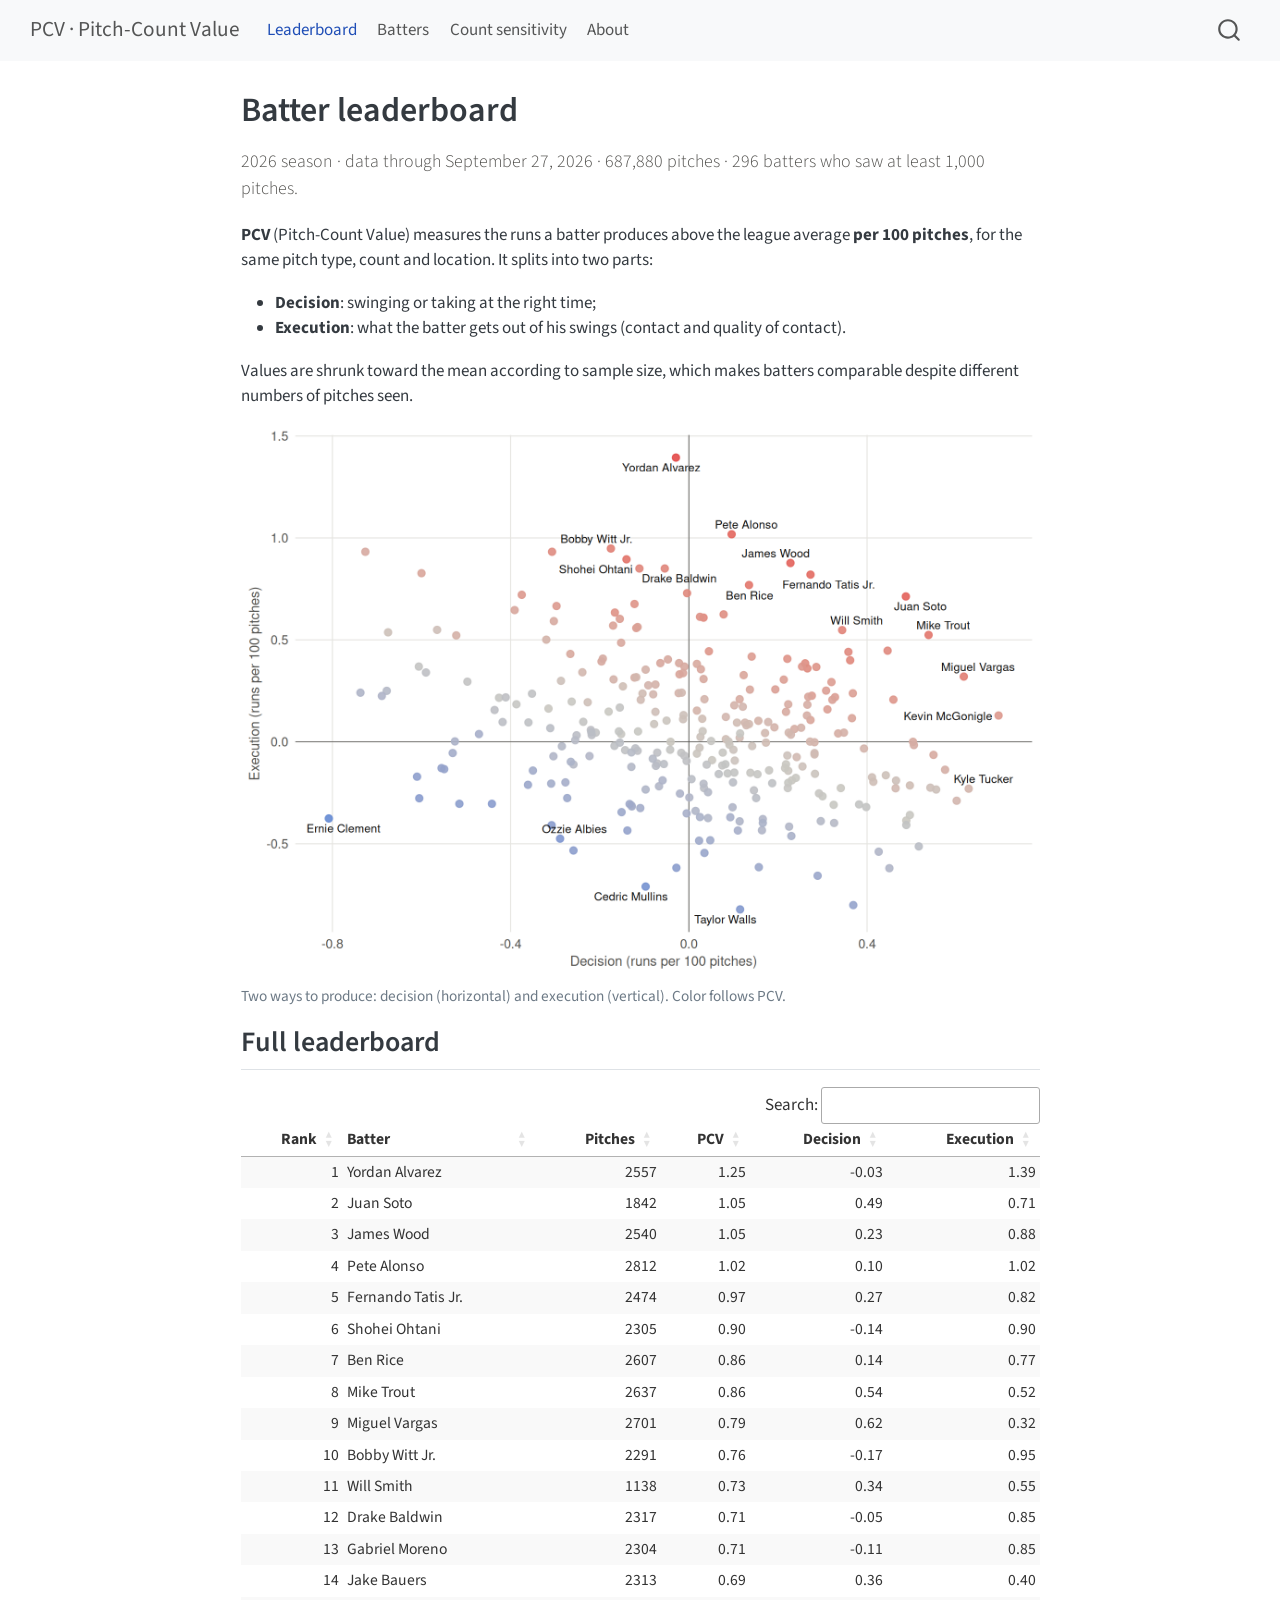
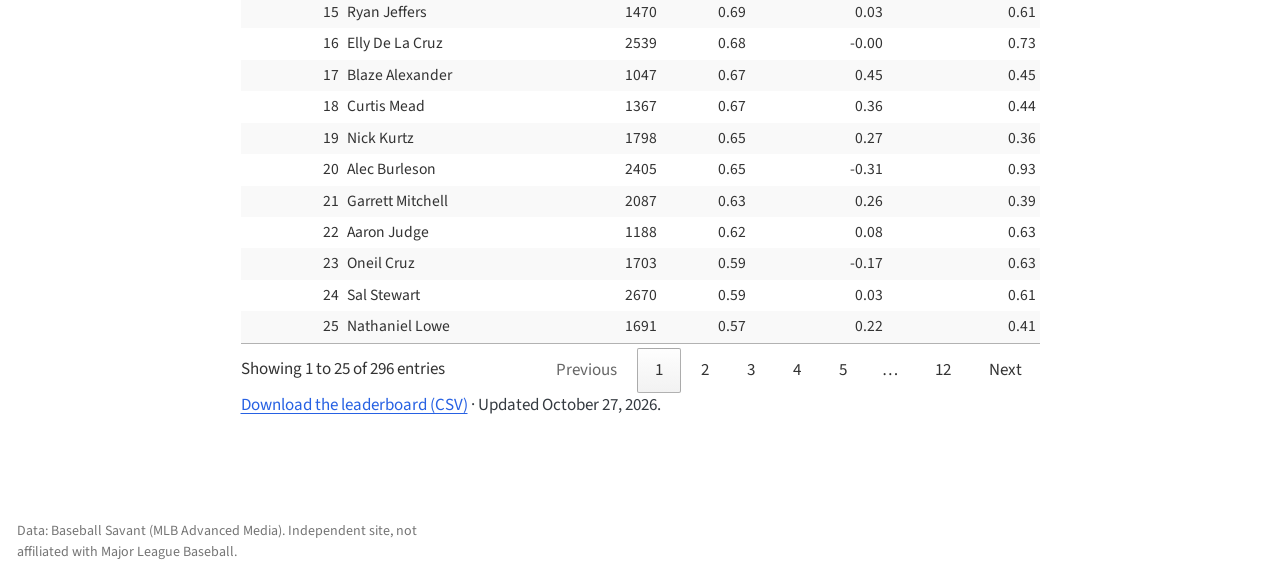
<file: index.html>
<!DOCTYPE html>
<html xmlns="http://www.w3.org/1999/xhtml" lang="en" xml:lang="en"><head>

<meta charset="utf-8">
<meta name="generator" content="quarto-1.10.19">

<meta name="viewport" content="width=device-width, initial-scale=1.0, user-scalable=yes">


<title>Batter leaderboard – PCV · Pitch-Count Value</title>
<style>
/* Default styles provided by pandoc.
** See https://pandoc.org/MANUAL.html#variables-for-html for config info.
*/
span.smallcaps{font-variant: small-caps;}
div.columns{display: flex; gap: 1.5em;}
div.column{flex: auto;}
@media screen {
div.columns{gap: min(4vw, 1.5em);}
div.column{overflow-x: auto;}
}
div.hanging-indent{margin-left: 1.5em; text-indent: -1.5em;}
ul.task-list{list-style: none;}
ul.task-list li input[type="checkbox"] {
  width: 0.8em;
  margin: 0 0.8em 0.2em -1em; /* quarto-specific, see https://github.com/quarto-dev/quarto-cli/issues/4556 */ 
  vertical-align: middle;
}
</style>


<script src="site_libs/quarto-nav/quarto-nav.js"></script>
<script src="site_libs/quarto-nav/headroom.min.js"></script>
<script src="site_libs/clipboard/clipboard.min.js"></script>
<script src="site_libs/quarto-search/autocomplete.umd.js"></script>
<script src="site_libs/quarto-search/fuse.min.js"></script>
<script src="site_libs/quarto-search/quarto-search.js"></script>
<meta name="quarto:offset" content="./">
<script src="site_libs/quarto-html/quarto.js" type="module"></script>
<script src="site_libs/quarto-html/tabsets/tabsets.js" type="module"></script>
<script src="site_libs/quarto-html/popper.min.js"></script>
<script src="site_libs/quarto-html/tippy.umd.min.js"></script>
<script src="site_libs/quarto-html/anchor.min.js"></script>
<link href="site_libs/quarto-html/tippy.css" rel="stylesheet">
<link href="site_libs/quarto-html/quarto-syntax-highlighting-bf27225e3a48a9273f3daa8f8e829971.css" rel="stylesheet" id="quarto-text-highlighting-styles">
<script src="site_libs/bootstrap/bootstrap.min.js"></script>
<link href="site_libs/bootstrap/bootstrap-icons.css" rel="stylesheet">
<link href="site_libs/bootstrap/bootstrap-55617497126496852ff9f5a59253c640.min.css" rel="stylesheet" append-hash="true" id="quarto-bootstrap" data-mode="light">
<script id="quarto-search-options" type="application/json">{
  "location": "navbar",
  "copy-button": false,
  "collapse-after": 3,
  "panel-placement": "end",
  "type": "overlay",
  "limit": 50,
  "keyboard-shortcut": [
    "f",
    "/",
    "s"
  ],
  "show-item-context": false,
  "language": {
    "search-no-results-text": "No results",
    "search-matching-documents-text": "matching documents",
    "search-copy-link-title": "Copy link to search",
    "search-hide-matches-text": "Hide additional matches",
    "search-more-match-text": "more match in this document",
    "search-more-matches-text": "more matches in this document",
    "search-clear-button-title": "Clear",
    "search-text-placeholder": "",
    "search-detached-cancel-button-title": "Cancel",
    "search-submit-button-title": "Submit",
    "search-label": "Search"
  }
}</script>
<link href="site_libs/htmltools-fill-0.5.9/fill.css" rel="stylesheet">
<script src="site_libs/htmlwidgets-1.6.4/htmlwidgets.js"></script>
<link href="site_libs/datatables-css-0.0.0/datatables-crosstalk.css" rel="stylesheet">
<script src="site_libs/datatables-binding-0.34.0/datatables.js"></script>
<script src="site_libs/jquery-3.6.0/jquery-3.6.0.min.js"></script>
<link href="site_libs/dt-core-1.13.6/css/jquery.dataTables.min.css" rel="stylesheet">
<link href="site_libs/dt-core-1.13.6/css/jquery.dataTables.extra.css" rel="stylesheet">
<script src="site_libs/dt-core-1.13.6/js/jquery.dataTables.min.js"></script>
<link href="site_libs/crosstalk-1.2.2/css/crosstalk.min.css" rel="stylesheet">
<script src="site_libs/crosstalk-1.2.2/js/crosstalk.min.js"></script>


<link rel="stylesheet" href="styles.css">
</head>

<body class="nav-fixed fullcontent quarto-light">

<div id="quarto-search-results"></div>
  <header id="quarto-header" class="headroom fixed-top">
    <nav class="navbar navbar-expand-lg " data-bs-theme="dark">
      <div class="navbar-container container-fluid">
      <div class="navbar-brand-container mx-auto">
    <a class="navbar-brand" href="./index.html">
    <span class="navbar-title">PCV · Pitch-Count Value</span>
    </a>
  </div>
            <div id="quarto-search" class="" title="Search"></div>
          <button class="navbar-toggler" type="button" data-bs-toggle="collapse" data-bs-target="#navbarCollapse" aria-controls="navbarCollapse" role="menu" aria-expanded="false" aria-label="Toggle navigation" onclick="if (window.quartoToggleHeadroom) { window.quartoToggleHeadroom(); }">
  <span class="navbar-toggler-icon"></span>
</button>
          <div class="collapse navbar-collapse" id="navbarCollapse">
            <ul class="navbar-nav navbar-nav-scroll me-auto">
  <li class="nav-item">
    <a class="nav-link active" href="./index.html" aria-current="page"> 
<span class="menu-text">Leaderboard</span></a>
  </li>  
  <li class="nav-item">
    <a class="nav-link" href="./batters.html"> 
<span class="menu-text">Batters</span></a>
  </li>  
  <li class="nav-item">
    <a class="nav-link" href="./sensitivity.html"> 
<span class="menu-text">Count sensitivity</span></a>
  </li>  
  <li class="nav-item">
    <a class="nav-link" href="./about.html"> 
<span class="menu-text">About</span></a>
  </li>  
</ul>
          </div> <!-- /navcollapse -->
            <div class="quarto-navbar-tools">
</div>
      </div> <!-- /container-fluid -->
    </nav>
</header>
<!-- content -->
<div id="quarto-content" class="quarto-container page-columns page-rows-contents page-layout-article page-navbar">
<!-- sidebar -->
<!-- margin-sidebar -->
    
<!-- main -->
<main class="content" id="quarto-document-content">

<header id="title-block-header" class="quarto-title-block default">
<div class="quarto-title">
<h1 class="title">Batter leaderboard</h1>
</div>



<div class="quarto-title-meta">

    
  
    
  </div>
  


</header>


<div class="lead">
<p>2026 season · data through September 27, 2026 · 687,880 pitches · 296 batters who saw at least 1,000 pitches.</p>
</div>
<p><strong>PCV</strong> (Pitch-Count Value) measures the runs a batter produces above the league average <strong>per 100 pitches</strong>, for the same pitch type, count and location. It splits into two parts:</p>
<ul>
<li><strong>Decision</strong>: swinging or taking at the right time;</li>
<li><strong>Execution</strong>: what the batter gets out of his swings (contact and quality of contact).</li>
</ul>
<p>Values are shrunk toward the mean according to sample size, which makes batters comparable despite different numbers of pitches seen.</p>
<div class="cell">
<div class="cell-output-display">
<div class="quarto-figure quarto-figure-center">
<figure class="figure">
<p><img src="index_files/figure-html/unnamed-chunk-2-1.png" class="img-fluid figure-img" alt="Scatter plot: decision on the horizontal axis, execution on the vertical axis, one point per batter." width="864"></p>
<figcaption>Two ways to produce: decision (horizontal) and execution (vertical). Color follows PCV.</figcaption>
</figure>
</div>
</div>
</div>
<section id="full-leaderboard" class="level2">
<h2 class="anchored" data-anchor-id="full-leaderboard">Full leaderboard</h2>
<div class="cell">
<div class="cell-output-display">
<div class="datatables html-widget html-fill-item" id="htmlwidget-6b8a11a81b88f8f5a05e" style="width:100%;height:auto;"></div>
<script type="application/json" data-for="htmlwidget-6b8a11a81b88f8f5a05e">{"x":{"filter":"none","vertical":false,"data":[[1,2,3,4,5,6,7,8,9,10,11,12,13,14,15,16,17,18,19,20,21,22,23,24,25,26,27,28,29,30,31,32,33,34,35,36,37,38,39,40,41,42,43,44,45,46,47,48,49,50,51,52,53,54,55,56,57,58,59,60,61,62,63,64,65,66,67,68,69,70,71,72,73,74,75,76,77,78,79,80,81,82,83,84,85,86,87,88,89,90,91,92,93,94,95,96,97,98,99,100,101,102,103,104,105,106,107,108,109,110,111,112,113,114,115,116,117,118,119,120,121,122,123,124,125,126,127,128,129,130,131,132,133,134,135,136,137,138,139,140,141,142,143,144,145,146,147,148,149,150,151,152,153,154,155,156,157,158,159,160,161,162,163,164,165,166,167,168,169,170,171,172,173,174,175,176,177,178,179,180,181,182,183,184,185,186,187,188,189,190,191,192,193,194,195,196,197,198,199,200,201,202,203,204,205,206,207,208,209,210,211,212,213,214,215,216,217,218,219,220,221,222,223,224,225,226,227,228,229,230,231,232,233,234,235,236,237,238,239,240,241,242,243,244,245,246,247,248,249,250,251,252,253,254,255,256,257,258,259,260,261,262,263,264,265,266,267,268,269,270,271,272,273,274,275,276,277,278,279,280,281,282,283,284,285,286,287,288,289,290,291,292,293,294,295,296],["Yordan Alvarez","Juan Soto","James Wood","Pete Alonso","Fernando Tatis Jr.","Shohei Ohtani","Ben Rice","Mike Trout","Miguel Vargas","Bobby Witt Jr.","Will Smith","Drake Baldwin","Gabriel Moreno","Jake Bauers","Ryan Jeffers","Elly De La Cruz","Blaze Alexander","Curtis Mead","Nick Kurtz","Alec Burleson","Garrett Mitchell","Aaron Judge","Oneil Cruz","Sal Stewart","Nathaniel Lowe","Casey Schmitt","Riley Greene","Kyle Schwarber","Ronald Acuña Jr.","Munetaka Murakami","Jordan Walker","Kevin McGonigle","Dominic Canzone","Willson Contreras","Bryce Harper","Freddie Freeman","JJ Wetherholt","Dillon Dingler","Brice Turang","Heriberto Hernández","Mookie Betts","Josh Bell","Yandy Díaz","Brandon Nimmo","Pete Crow-Armstrong","Coby Mayo","Max Muncy","Griffin Conine","Corey Seager","Luis García Jr.","Bryce Eldridge","Carson Benge","Cody Bellinger","Lars Nootbaar","Junior Caminero","Randy Arozarena","Josh Jung","Andy Pages","Wilyer Abreu","Vladimir Guerrero Jr.","Brady House","Otto Lopez","Jonathan Aranda","Jackson Chourio","Rafael Devers","Ketel Marte","Michael Harris II","Trent Grisham","Alec Bohm","Julio Rodríguez","Taylor Ward","Brett Baty","Colt Keith","CJ Abrams","Edouard Julien","Bryan Reynolds","Spencer Steer","Matt Olson","Sam Antonacci","Teoscar Hernández","Xander Bogaerts","Steven Kwan","Jac Caglianone","Jo Adell","Kazuma Okamoto","Jake McCarthy","Heliot Ramos","Jackson Merrill","Joc Pederson","Nolan Schanuel","Tyler Stephenson","Francisco Lindor","Luke Raley","Kyle Karros","Michael Conforto","Vinnie Pasquantino","Byron Buxton","Drew Gilbert","Kyle Tucker","JJ Bleday","Andrew Vaughn","Corbin Carroll","Nico Hoerner","Seiya Suzuki","Spencer Jones","Maikel Garcia","Ryan Vilade","Shea Langeliers","Manny Machado","Lawrence Butler","William Contreras","Esmerlyn Valdez","Adley Rutschman","Dylan Crews","Michael Busch","Wyatt Langford","Brandon Lowe","Gary Sánchez","Tim Tawa","Chase DeLauter","Bryson Stott","Alejandro Kirk","A.J. Ewing","Gleyber Torres","J.T. Realmuto","Daylen Lile","Zack Gelof","Carson Kelly","Chase Meidroth","Samuel Basallo","Kody Clemens","George Springer","Geraldo Perdomo","Marcus Semien","Bo Bichette","Jeremy Peña","Iván Herrera","Eugenio Suárez","J.P. Crawford","Lane Thomas","Alex Bregman","Jacob Young","Cooper Pratt","Wade Meckler","Tyler Soderstrom","Ty France","Nick Gonzales","Dylan Beavers","Paul Goldschmidt","Royce Lewis","Owen Caissie","Vaughn Grissom","Cole Carrigg","Luke Keaschall","Trevor Larnach","Kyle Stowers","Spencer Torkelson","José Fermín","Yainer Diaz","Xavier Edwards","Jared Young","Dansby Swanson","Jung Hoo Lee","Ryan McMahon","Christian Yelich","Konnor Griffin","Daniel Schneemann","Henry Bolte","Carter Jensen","Ryan O'Hearn","Ian Happ","Masyn Winn","Isaac Paredes","Cole Young","Connor Norby","Tyler O'Neill","Liam Hicks","Matt Chapman","Jake Burger","Matt McLain","Francisco Alvarez","Tommy Edman","Masataka Yoshida","Luis Arraez","Jesús Sánchez","Gunnar Henderson","Angel Martínez","Jakob Marsee","Hao-Yu Lee","Willy Adames","Cam Smith","Alex Freeland","Mark Vientos","José Caballero","Travis Bazzana","Luis Torrens","Jeremiah Jackson","Spencer Horwitz","Mauricio Dubón","Gavin Sheets","Colton Cowser","Dane Myers","TJ Rumfield","Jarren Duran","Ben Williamson","Zach Neto","Patrick Bailey","Javier Sanoja","Nick Sogard","Tristan Peters","Adolis García","Andrew Benintendi","Hunter Goodman","Joey Ortiz","Ryan Waldschmidt","Ezequiel Duran","Troy Johnston","José Ramírez","Dominic Smith","Matt Vierling","Joe Mack","Brandon Marsh","Austin Martin","Marcell Ozuna","Jared Triolo","Richie Palacios","Mike Yastrzemski","Nolan Arenado","Brandon Valenzuela","Willi Castro","Braden Montgomery","Cal Raleigh","Josh Lowe","Salvador Perez","Andruw Monasterio","Michael Massey","Austin Riley","Leody Taveras","Nathan Lukes","Trea Turner","Sal Frelick","Henry Davis","Christian Walker","Rhys Hoskins","Nick Loftin","Evan Carter","Jacob Wilson","Myles Straw","Taylor Trammell","Jackson Holliday","Jazz Chisholm Jr.","Ildemaro Vargas","Austin Wells","Ceddanne Rafaela","Kyle Manzardo","Brayan Rocchio","Keibert Ruiz","Moisés Ballesteros","Denzer Guzman","Jeff McNeil","Victor Caratini","Luis Rengifo","Jake Cronenworth","Caleb Durbin","Nathan Church","Isaac Collins","David Hamilton","Max Muncy","Jorge Soler","Josh Naylor","Justin Crawford","Brooks Lee","Jonah Heim","Carlos Cortes","José Tena","Oswald Peraza","Nolan Gorman","Jonny DeLuca","Jorbit Vivas","Daulton Varsho","Zach McKinstry","Mickey Moniak","Nasim Nuñez","Chandler Simpson","Jake Mangum","Jose Altuve","Colson Montgomery","Kyle Isbel","Carlos Narváez","Andrés Giménez","Ezequiel Tovar","Nick Fortes","Taylor Walls","Ozzie Albies","Cedric Mullins","Ernie Clement"],[2557,1842,2540,2812,2474,2305,2607,2637,2701,2291,1138,2317,2304,2313,1470,2539,1047,1367,1798,2405,2087,1188,1703,2670,1691,1414,2391,2924,1826,2353,2343,2737,1925,2013,2677,2664,2395,2264,2790,1951,1889,2460,2490,2497,2782,1851,2227,1191,1576,1922,1798,2607,2034,1319,2610,2654,1558,2268,2658,2121,1269,2438,2609,2124,2527,2218,2087,1899,2251,2350,2468,1827,1560,2438,1067,2637,1446,2823,2100,1893,2298,2556,1919,2470,2575,1849,1679,2443,1699,1622,1837,1899,1063,1810,1177,1843,1445,1509,2389,2048,1326,2574,2361,2660,1200,1254,1055,1753,2613,2140,2211,1211,1670,1570,2721,1836,2548,1097,1317,2090,2430,1155,1865,1718,1810,2312,1618,1582,2529,1414,2184,1988,2769,1998,2544,1742,2831,1990,1994,1478,2680,1685,1024,1174,1684,1933,2141,1459,1463,1918,1309,1718,1375,2228,1651,1866,2519,1474,1125,2224,1266,1826,2042,1432,2046,1261,1098,1677,2419,1690,2654,2071,2868,2328,1433,1006,1984,1363,2297,1918,1678,1165,1024,2347,1152,2726,1410,2255,1319,1894,2290,1057,1038,1753,2010,1065,1003,1740,2203,1774,1592,1292,2296,2147,1080,2719,1297,1554,1089,1660,1060,1730,2079,1535,1063,2251,1541,2147,1124,1032,1241,2023,1337,1193,1312,1447,1674,2307,1063,1827,1356,2187,1390,2265,1442,1577,2485,1751,1682,2578,1389,1081,2390,1286,1537,1739,1103,1219,1054,1287,2084,1610,1542,1986,1392,2169,1095,1318,1076,1727,1375,1312,1686,2051,1673,1993,1450,1066,1386,2080,1599,2278,1394,1477,1088,1350,1205,1302,1252,1918,1535,1460,1881,1822,1649,1949,2369,1064,1124,1772,1772,1085,1593,2441,1855,1840],[1.254,1.05,1.05,1.021,0.974,0.899,0.86,0.856,0.787,0.762,0.732,0.708,0.707,0.6929999999999999,0.6879999999999999,0.681,0.668,0.667,0.653,0.646,0.633,0.621,0.591,0.588,0.575,0.571,0.55,0.54,0.536,0.532,0.51,0.509,0.505,0.487,0.48,0.475,0.462,0.457,0.456,0.451,0.441,0.441,0.437,0.435,0.418,0.408,0.402,0.388,0.388,0.379,0.378,0.377,0.376,0.375,0.365,0.36,0.359,0.355,0.348,0.344,0.341,0.335,0.329,0.329,0.328,0.328,0.326,0.324,0.319,0.319,0.318,0.314,0.31,0.304,0.297,0.292,0.29,0.286,0.285,0.282,0.273,0.264,0.259,0.246,0.244,0.24,0.239,0.232,0.23,0.23,0.225,0.221,0.22,0.22,0.216,0.209,0.207,0.204,0.199,0.198,0.197,0.195,0.19,0.19,0.188,0.184,0.184,0.182,0.181,0.172,0.168,0.166,0.162,0.16,0.155,0.147,0.142,0.141,0.14,0.139,0.136,0.132,0.124,0.122,0.121,0.113,0.111,0.104,0.096,0.095,0.092,0.089,0.08500000000000001,0.082,0.082,0.08,0.08,0.079,0.077,0.076,0.07199999999999999,0.07099999999999999,0.065,0.052,0.052,0.048,0.047,0.044,0.043,0.035,0.034,0.033,0.032,0.03,0.027,0.019,0.015,0.01,0.008999999999999999,0.008,0.007,0.006,-0,-0.008999999999999999,-0.01,-0.012,-0.015,-0.017,-0.019,-0.021,-0.021,-0.022,-0.024,-0.024,-0.024,-0.025,-0.026,-0.028,-0.029,-0.032,-0.034,-0.041,-0.051,-0.054,-0.054,-0.059,-0.059,-0.063,-0.063,-0.064,-0.065,-0.066,-0.06900000000000001,-0.07000000000000001,-0.076,-0.078,-0.083,-0.08500000000000001,-0.08599999999999999,-0.095,-0.104,-0.108,-0.108,-0.108,-0.11,-0.111,-0.113,-0.115,-0.117,-0.118,-0.12,-0.128,-0.129,-0.14,-0.141,-0.145,-0.149,-0.151,-0.151,-0.161,-0.162,-0.163,-0.167,-0.167,-0.168,-0.169,-0.179,-0.192,-0.193,-0.195,-0.202,-0.203,-0.212,-0.217,-0.22,-0.221,-0.23,-0.231,-0.247,-0.251,-0.256,-0.262,-0.262,-0.263,-0.263,-0.264,-0.266,-0.269,-0.27,-0.272,-0.274,-0.281,-0.283,-0.291,-0.296,-0.297,-0.315,-0.322,-0.33,-0.332,-0.334,-0.338,-0.357,-0.358,-0.365,-0.366,-0.38,-0.384,-0.399,-0.401,-0.408,-0.42,-0.438,-0.444,-0.458,-0.477,-0.48,-0.482,-0.488,-0.492,-0.507,-0.533,-0.541,-0.549,-0.5610000000000001,-0.605,-0.626,-0.632,-0.647,-0.658,-0.663,-0.664,-0.717,-0.757,-0.827,-0.962],[-0.029,0.487,0.228,0.096,0.273,-0.14,0.135,0.538,0.617,-0.175,0.344,-0.054,-0.111,0.362,0.033,-0.004,0.446,0.358,0.266,-0.307,0.261,0.078,-0.166,0.025,0.221,-0.122,0.286,0.045,0.254,0.459,-0.375,0.695,-0.297,-0.118,0.141,0.32,0.276,-0.155,0.328,0.308,0.368,0.311,0.213,0.194,-0.115,-0.17,0.322,-0.021,0.366,-0.6,0.273,0.123,-0.013,0.268,-0.391,0.027,-0.064,-0.152,0.137,0.018,-0.266,-0.022,0.033,-0.196,-0.01,-0.047,-0.726,0.503,0.218,-0.303,0.549,0.223,0.114,-0.193,0.505,0.335,0.237,0.265,0.266,-0.122,0.575,0.348,-0.522,-0.097,0.252,-0.169,-0.075,-0.32,0.018,0.156,0.282,0.102,-0.023,0.192,0.393,0.035,-0.091,0.272,0.628,0.601,0.121,-0.08,-0.118,0.126,0.083,0.178,0.229,-0.239,0.224,0.171,0.129,0.464,-0.016,0.135,0.242,0.282,-0.108,0.282,0.114,0.173,-0.104,0.108,0.083,0.496,0.03,-0.148,0.414,0.411,-0.075,-0.5649999999999999,-0.227,0.542,0.465,0.442,-0.675,-0.287,-0.013,-0.012,0.555,0.255,0.221,0.142,0.026,0.1,0.103,0.089,-0.078,0.283,0.024,0.018,0.091,0.031,-0.05,0.223,-0.041,0.052,0.488,0.218,-0.315,0.341,0.216,0.231,-0.18,0.24,0.496,-0.263,-0.152,0.223,0.3,-0.114,0.325,0.138,0.115,0.076,0.292,0.18,0.05,0.222,-0.426,0.154,-0.387,-0.042,-0.157,-0.155,-0.237,0.075,-0.606,0.382,0.08699999999999999,0.082,0.102,0.398,-0.017,-0.497,0.488,-0.209,-0.01,0.04,-0.352,-0.143,-0.005,0.067,0.187,-0.167,-0.36,-0.411,-0.07099999999999999,-0.59,-0.115,0.146,-0.07099999999999999,-0.22,-0.436,-0.418,0.034,-0.12,-0.218,-0.155,-0.056,-0.252,0.006,-0.219,0.516,0.099,0.151,-0.311,-0.074,-0.255,0.033,-0.129,0.326,-0.259,-0.081,-0.678,0.296,-0.285,-0.129,0.043,-0.223,-0.067,0.225,0.166,0.001,0.426,0.098,0.45,-0.304,0.164,0.043,0.015,-0.097,-0.737,0.114,-0.6889999999999999,-0.02,-0.059,-0.265,-0.525,0.025,0.166,-0.129,0.23,0.093,-0.005,-0.471,0.11,-0.128,-0.277,-0.109,-0.53,-0.309,-0.35,0.048,-0.133,0.023,-0.273,0.157,-0.151,0.289,-0.361,0.035,-0.549,0.369,-0.138,-0.555,-0.61,-0.259,-0.515,-0.028,-0.442,-0.308,-0.605,0.115,-0.289,-0.097,-0.8080000000000001],[1.394,0.713,0.877,1.018,0.82,0.895,0.769,0.524,0.32,0.948,0.548,0.85,0.85,0.4,0.609,0.729,0.447,0.441,0.36,0.9320000000000001,0.385,0.625,0.634,0.613,0.407,0.676,0.367,0.444,0.369,0.207,0.721,0.129,0.666,0.5580000000000001,0.418,0.293,0.226,0.603,0.219,0.251,0.238,0.159,0.305,0.257,0.5629999999999999,0.57,0.206,0.331,0.116,0.827,0.107,0.327,0.337,0.221,0.646,0.356,0.386,0.486,0.256,0.382,0.431,0.386,0.308,0.394,0.369,0.404,0.9320000000000001,-0,0.147,0.592,-0.064,0.184,0.209,0.408,-0.016,0.041,0.063,0.129,0.182,0.315,-0.137,0.045,0.522,0.354,0.06900000000000001,0.306,0.281,0.501,0.153,0.103,-0.002,0.179,0.239,0.07099999999999999,-0.033,0.209,0.277,0.001,-0.23,-0.289,0.172,0.233,0.317,0.094,0.122,0.097,0.035,0.341,0.045,0.043,0.081,-0.228,0.241,0.08699999999999999,-0.075,-0.062,0.206,-0.055,0.02,-0.004,0.237,0.094,0.013,-0.214,0.113,0.272,-0.196,-0.174,0.147,0.549,0.194,-0.225,-0.19,-0.164,0.537,0.299,0.111,0.131,-0.234,-0.121,-0.067,-0.021,0.024,-0.039,-0.092,0.002,0.08699999999999999,-0.157,-0.029,-0.058,-0.014,0.052,0.104,-0.142,0,-0.09,-0.386,-0.11,0.163,-0.227,-0.129,-0.189,0.148,-0.177,-0.359,0.197,0.038,-0.201,-0.267,0.051,-0.309,-0.152,0.041,-0.053,-0.253,-0.14,0.004,-0.227,0.216,-0.159,0.184,-0.039,0.051,0.168,0.098,-0.116,0.369,-0.307,-0.155,-0.11,-0.151,-0.32,-0.054,0.295,-0.408,0.045,-0.068,-0.112,0.236,-0.041,-0.094,-0.158,-0.203,-0.02,0.095,0.218,-0.106,0.34,-0.044,-0.238,-0.053,0.058,0.156,0.097,-0.227,-0.032,0.033,-0.004,-0.109,0.032,-0.183,0.047,-0.513,-0.199,-0.276,0.067,-0.118,0.008,-0.206,-0.052,-0.398,-0.111,-0.083,0.25,-0.389,-0.022,-0.123,-0.247,-0.07000000000000001,-0.218,-0.416,-0.379,-0.273,-0.539,-0.321,-0.62,-0.07099999999999999,-0.434,-0.374,-0.339,-0.234,0.241,-0.39,0.225,-0.254,-0.189,-0.098,0.002,-0.369,-0.398,-0.312,-0.462,-0.37,-0.351,0.038,-0.435,-0.317,-0.199,-0.325,-0.055,-0.205,-0.141,-0.483,-0.305,-0.485,-0.276,-0.615,-0.345,-0.657,-0.211,-0.545,-0.134,-0.801,-0.435,-0.129,-0.171,-0.533,-0.304,-0.618,-0.304,-0.409,-0.277,-0.822,-0.475,-0.71,-0.376]],"container":"<table class=\"compact stripe hover\">\n  <thead>\n    <tr>\n      <th>Rank<\/th>\n      <th>Batter<\/th>\n      <th>Pitches<\/th>\n      <th>PCV<\/th>\n      <th>Decision<\/th>\n      <th>Execution<\/th>\n    <\/tr>\n  <\/thead>\n<\/table>","options":{"pageLength":25,"scrollX":true,"dom":"frtip","columnDefs":[{"targets":3,"render":"function(data, type, row, meta) {\n    return type !== 'display' ? data : DTWidget.formatRound(data, 2, 3, \",\", \".\", null);\n  }"},{"targets":4,"render":"function(data, type, row, meta) {\n    return type !== 'display' ? data : DTWidget.formatRound(data, 2, 3, \",\", \".\", null);\n  }"},{"targets":5,"render":"function(data, type, row, meta) {\n    return type !== 'display' ? data : DTWidget.formatRound(data, 2, 3, \",\", \".\", null);\n  }"},{"className":"dt-right","targets":[0,2,3,4,5]},{"name":"Rank","targets":0},{"name":"Batter","targets":1},{"name":"Pitches","targets":2},{"name":"PCV","targets":3},{"name":"Decision","targets":4},{"name":"Execution","targets":5}],"order":[],"autoWidth":false,"orderClasses":false}},"evals":["options.columnDefs.0.render","options.columnDefs.1.render","options.columnDefs.2.render"],"jsHooks":[]}</script>
</div>
</div>
<p><a href="data/leaderboard_2026.csv">Download the leaderboard (CSV)</a> · Updated October 27, 2026.</p>


</section>

</main> <!-- /main -->
<script id="quarto-html-after-body" type="application/javascript">
  window.document.addEventListener("DOMContentLoaded", function (event) {
    const icon = "";
    const anchorJS = new window.AnchorJS();
    anchorJS.options = {
      placement: 'right',
      icon: icon
    };
    anchorJS.add('.anchored');
    const isCodeAnnotation = (el) => {
      for (const clz of el.classList) {
        if (clz.startsWith('code-annotation-')) {                     
          return true;
        }
      }
      return false;
    }
    const onCopySuccess = function(e) {
      // button target
      const button = e.trigger;
      // don't keep focus
      button.blur();
      // flash "checked"
      button.classList.add('code-copy-button-checked');
      var currentTitle = button.getAttribute("title");
      button.setAttribute("title", "Copied!");
      let tooltip;
      if (window.bootstrap) {
        button.setAttribute("data-bs-toggle", "tooltip");
        button.setAttribute("data-bs-placement", "left");
        button.setAttribute("data-bs-title", "Copied!");
        tooltip = new bootstrap.Tooltip(button, 
          { trigger: "manual", 
            customClass: "code-copy-button-tooltip",
            offset: [0, -8]});
        tooltip.show();    
      }
      setTimeout(function() {
        if (tooltip) {
          tooltip.hide();
          button.removeAttribute("data-bs-title");
          button.removeAttribute("data-bs-toggle");
          button.removeAttribute("data-bs-placement");
        }
        button.setAttribute("title", currentTitle);
        button.classList.remove('code-copy-button-checked');
      }, 1000);
      // clear code selection
      e.clearSelection();
    }
    const getTextToCopy = function(trigger) {
      const outerScaffold = trigger.parentElement.cloneNode(true);
      const codeEl = outerScaffold.querySelector('code');
      for (const childEl of codeEl.children) {
        if (isCodeAnnotation(childEl)) {
          childEl.remove();
        }
      }
      return codeEl.innerText;
    }
    const clipboard = new window.ClipboardJS('.code-copy-button:not([data-in-quarto-modal])', {
      text: getTextToCopy
    });
    clipboard.on('success', onCopySuccess);
    if (window.document.getElementById('quarto-embedded-source-code-modal')) {
      const clipboardModal = new window.ClipboardJS('.code-copy-button[data-in-quarto-modal]', {
        text: getTextToCopy,
        container: window.document.getElementById('quarto-embedded-source-code-modal')
      });
      clipboardModal.on('success', onCopySuccess);
    }
      var localhostRegex = new RegExp(/^(?:http|https):\/\/localhost\:?[0-9]*\//);
      var mailtoRegex = new RegExp(/^mailto:/);
        var filterRegex = new RegExp("https:\/\/julienmiron\.github\.io\/vlc-baseball\/");
      var isInternal = (href) => {
          return filterRegex.test(href) || localhostRegex.test(href) || mailtoRegex.test(href);
      }
      // Inspect non-navigation links and adorn them if external
     var links = window.document.querySelectorAll('a[href]:not(.nav-link):not(.navbar-brand):not(.toc-action):not(.sidebar-link):not(.sidebar-item-toggle):not(.pagination-link):not(.no-external):not([aria-hidden]):not(.dropdown-item):not(.quarto-navigation-tool):not(.about-link)');
      for (var i=0; i<links.length; i++) {
        const link = links[i];
        if (!isInternal(link.href)) {
          // undo the damage that might have been done by quarto-nav.js in the case of
          // links that we want to consider external
          if (link.dataset.originalHref !== undefined) {
            link.href = link.dataset.originalHref;
          }
        }
      }
    function tippyHover(el, contentFn, onTriggerFn, onUntriggerFn) {
      const config = {
        allowHTML: true,
        maxWidth: 500,
        delay: 100,
        arrow: false,
        appendTo: function(el) {
            return el.parentElement;
        },
        interactive: true,
        interactiveBorder: 10,
        theme: 'quarto',
        placement: 'bottom-start',
      };
      if (contentFn) {
        config.content = contentFn;
      }
      if (onTriggerFn) {
        config.onTrigger = onTriggerFn;
      }
      if (onUntriggerFn) {
        config.onUntrigger = onUntriggerFn;
      }
      window.tippy(el, config); 
    }
    const noterefs = window.document.querySelectorAll('a[role="doc-noteref"]');
    for (var i=0; i<noterefs.length; i++) {
      const ref = noterefs[i];
      tippyHover(ref, function() {
        // use id or data attribute instead here
        let href = ref.getAttribute('data-footnote-href') || ref.getAttribute('href');
        try { href = new URL(href).hash; } catch {}
        const id = href.replace(/^#\/?/, "");
        const note = window.document.getElementById(id);
        if (note) {
          return note.innerHTML;
        } else {
          return "";
        }
      });
    }
    const xrefs = window.document.querySelectorAll('a.quarto-xref');
    const processXRef = (id, note) => {
      // Strip column container classes
      const stripColumnClz = (el) => {
        el.classList.remove("page-full", "page-columns");
        if (el.children) {
          for (const child of el.children) {
            stripColumnClz(child);
          }
        }
      }
      stripColumnClz(note)
      if (id === null || id.startsWith('sec-')) {
        // Special case sections, only their first couple elements
        const container = document.createElement("div");
        if (note.children && note.children.length > 2) {
          container.appendChild(note.children[0].cloneNode(true));
          for (let i = 1; i < note.children.length; i++) {
            const child = note.children[i];
            if (child.tagName === "P" && child.innerText === "") {
              continue;
            } else {
              container.appendChild(child.cloneNode(true));
              break;
            }
          }
          if (window.Quarto?.typesetMath) {
            window.Quarto.typesetMath(container);
          }
          return container.innerHTML
        } else {
          if (window.Quarto?.typesetMath) {
            window.Quarto.typesetMath(note);
          }
          return note.innerHTML;
        }
      } else {
        // Remove any anchor links if they are present
        const anchorLink = note.querySelector('a.anchorjs-link');
        if (anchorLink) {
          anchorLink.remove();
        }
        if (window.Quarto?.typesetMath) {
          window.Quarto.typesetMath(note);
        }
        if (note.classList.contains("callout")) {
          return note.outerHTML;
        } else {
          return note.innerHTML;
        }
      }
    }
    for (var i=0; i<xrefs.length; i++) {
      const xref = xrefs[i];
      tippyHover(xref, undefined, function(instance) {
        instance.disable();
        let url = xref.getAttribute('href');
        let hash = undefined; 
        if (url.startsWith('#')) {
          hash = url;
        } else {
          try { hash = new URL(url).hash; } catch {}
        }
        if (hash) {
          const id = hash.replace(/^#\/?/, "");
          const note = window.document.getElementById(id);
          if (note !== null) {
            try {
              const html = processXRef(id, note.cloneNode(true));
              instance.setContent(html);
            } finally {
              instance.enable();
              instance.show();
            }
          } else {
            // See if we can fetch this
            fetch(url.split('#')[0])
            .then(res => res.text())
            .then(html => {
              const parser = new DOMParser();
              const htmlDoc = parser.parseFromString(html, "text/html");
              const note = htmlDoc.getElementById(id);
              if (note !== null) {
                const html = processXRef(id, note);
                instance.setContent(html);
              } 
            }).finally(() => {
              instance.enable();
              instance.show();
            });
          }
        } else {
          // See if we can fetch a full url (with no hash to target)
          // This is a special case and we should probably do some content thinning / targeting
          fetch(url)
          .then(res => res.text())
          .then(html => {
            const parser = new DOMParser();
            const htmlDoc = parser.parseFromString(html, "text/html");
            const note = htmlDoc.querySelector('main.content');
            if (note !== null) {
              // This should only happen for chapter cross references
              // (since there is no id in the URL)
              // remove the first header
              if (note.children.length > 0 && note.children[0].tagName === "HEADER") {
                note.children[0].remove();
              }
              const html = processXRef(null, note);
              instance.setContent(html);
            } 
          }).finally(() => {
            instance.enable();
            instance.show();
          });
        }
      }, function(instance) {
      });
    }
        let selectedAnnoteEl;
        const selectorForAnnotation = ( cell, annotation) => {
          let cellAttr = 'data-code-cell="' + cell + '"';
          let lineAttr = 'data-code-annotation="' +  annotation + '"';
          const selector = 'span[' + cellAttr + '][' + lineAttr + ']';
          return selector;
        }
        const selectCodeLines = (annoteEl) => {
          const doc = window.document;
          const targetCell = annoteEl.getAttribute("data-target-cell");
          const targetAnnotation = annoteEl.getAttribute("data-target-annotation");
          const annoteSpan = window.document.querySelector(selectorForAnnotation(targetCell, targetAnnotation));
          const lines = annoteSpan.getAttribute("data-code-lines").split(",");
          const lineIds = lines.map((line) => {
            return targetCell + "-" + line;
          })
          let top = null;
          let height = null;
          let parent = null;
          if (lineIds.length > 0) {
              //compute the position of the single el (top and bottom and make a div)
              const el = window.document.getElementById(lineIds[0]);
              top = el.offsetTop;
              height = el.offsetHeight;
              parent = el.parentElement.parentElement;
            if (lineIds.length > 1) {
              const lastEl = window.document.getElementById(lineIds[lineIds.length - 1]);
              const bottom = lastEl.offsetTop + lastEl.offsetHeight;
              height = bottom - top;
            }
            if (top !== null && height !== null && parent !== null) {
              // cook up a div (if necessary) and position it 
              let div = window.document.getElementById("code-annotation-line-highlight");
              if (div === null) {
                div = window.document.createElement("div");
                div.setAttribute("id", "code-annotation-line-highlight");
                div.style.position = 'absolute';
                parent.appendChild(div);
              }
              div.style.top = top - 2 + "px";
              div.style.height = height + 4 + "px";
              div.style.left = 0;
              let gutterDiv = window.document.getElementById("code-annotation-line-highlight-gutter");
              if (gutterDiv === null) {
                gutterDiv = window.document.createElement("div");
                gutterDiv.setAttribute("id", "code-annotation-line-highlight-gutter");
                gutterDiv.style.position = 'absolute';
                const codeCell = window.document.getElementById(targetCell);
                const gutter = codeCell.querySelector('.code-annotation-gutter');
                gutter.appendChild(gutterDiv);
              }
              gutterDiv.style.top = top - 2 + "px";
              gutterDiv.style.height = height + 4 + "px";
            }
            selectedAnnoteEl = annoteEl;
          }
        };
        const unselectCodeLines = () => {
          const elementsIds = ["code-annotation-line-highlight", "code-annotation-line-highlight-gutter"];
          elementsIds.forEach((elId) => {
            const div = window.document.getElementById(elId);
            if (div) {
              div.remove();
            }
          });
          selectedAnnoteEl = undefined;
        };
          // Handle positioning of the toggle
      window.addEventListener(
        "resize",
        throttle(() => {
          elRect = undefined;
          if (selectedAnnoteEl) {
            selectCodeLines(selectedAnnoteEl);
          }
        }, 10)
      );
      function throttle(fn, ms) {
      let throttle = false;
      let timer;
        return (...args) => {
          if(!throttle) { // first call gets through
              fn.apply(this, args);
              throttle = true;
          } else { // all the others get throttled
              if(timer) clearTimeout(timer); // cancel #2
              timer = setTimeout(() => {
                fn.apply(this, args);
                timer = throttle = false;
              }, ms);
          }
        };
      }
        // Attach click handler to the DT
        const annoteDls = window.document.querySelectorAll('dt[data-target-cell]');
        for (const annoteDlNode of annoteDls) {
          annoteDlNode.addEventListener('click', (event) => {
            const clickedEl = event.target;
            if (clickedEl !== selectedAnnoteEl) {
              unselectCodeLines();
              const activeEl = window.document.querySelector('dt[data-target-cell].code-annotation-active');
              if (activeEl) {
                activeEl.classList.remove('code-annotation-active');
              }
              selectCodeLines(clickedEl);
              clickedEl.classList.add('code-annotation-active');
            } else {
              // Unselect the line
              unselectCodeLines();
              clickedEl.classList.remove('code-annotation-active');
            }
          });
        }
    const findCites = (el) => {
      const parentEl = el.parentElement;
      if (parentEl) {
        const cites = parentEl.dataset.cites;
        if (cites) {
          return {
            el,
            cites: cites.split(' ')
          };
        } else {
          return findCites(el.parentElement)
        }
      } else {
        return undefined;
      }
    };
    var bibliorefs = window.document.querySelectorAll('a[role="doc-biblioref"]');
    for (var i=0; i<bibliorefs.length; i++) {
      const ref = bibliorefs[i];
      const citeInfo = findCites(ref);
      if (citeInfo) {
        tippyHover(citeInfo.el, function() {
          var popup = window.document.createElement('div');
          citeInfo.cites.forEach(function(cite) {
            var citeDiv = window.document.createElement('div');
            citeDiv.classList.add('hanging-indent');
            citeDiv.classList.add('csl-entry');
            var biblioDiv = window.document.getElementById('ref-' + cite);
            if (biblioDiv) {
              citeDiv.innerHTML = biblioDiv.innerHTML;
            }
            popup.appendChild(citeDiv);
          });
          return popup.innerHTML;
        });
      }
    }
  });
  </script>
</div> <!-- /content -->
<footer class="footer">
  <div class="nav-footer">
    <div class="nav-footer-left">
<p>Data: Baseball Savant (MLB Advanced Media). Independent site, not affiliated with Major League Baseball.</p>
</div>   
    <div class="nav-footer-center">
      &nbsp;
    </div>
    <div class="nav-footer-right">
      &nbsp;
    </div>
  </div>
</footer>




</body></html>
</file>
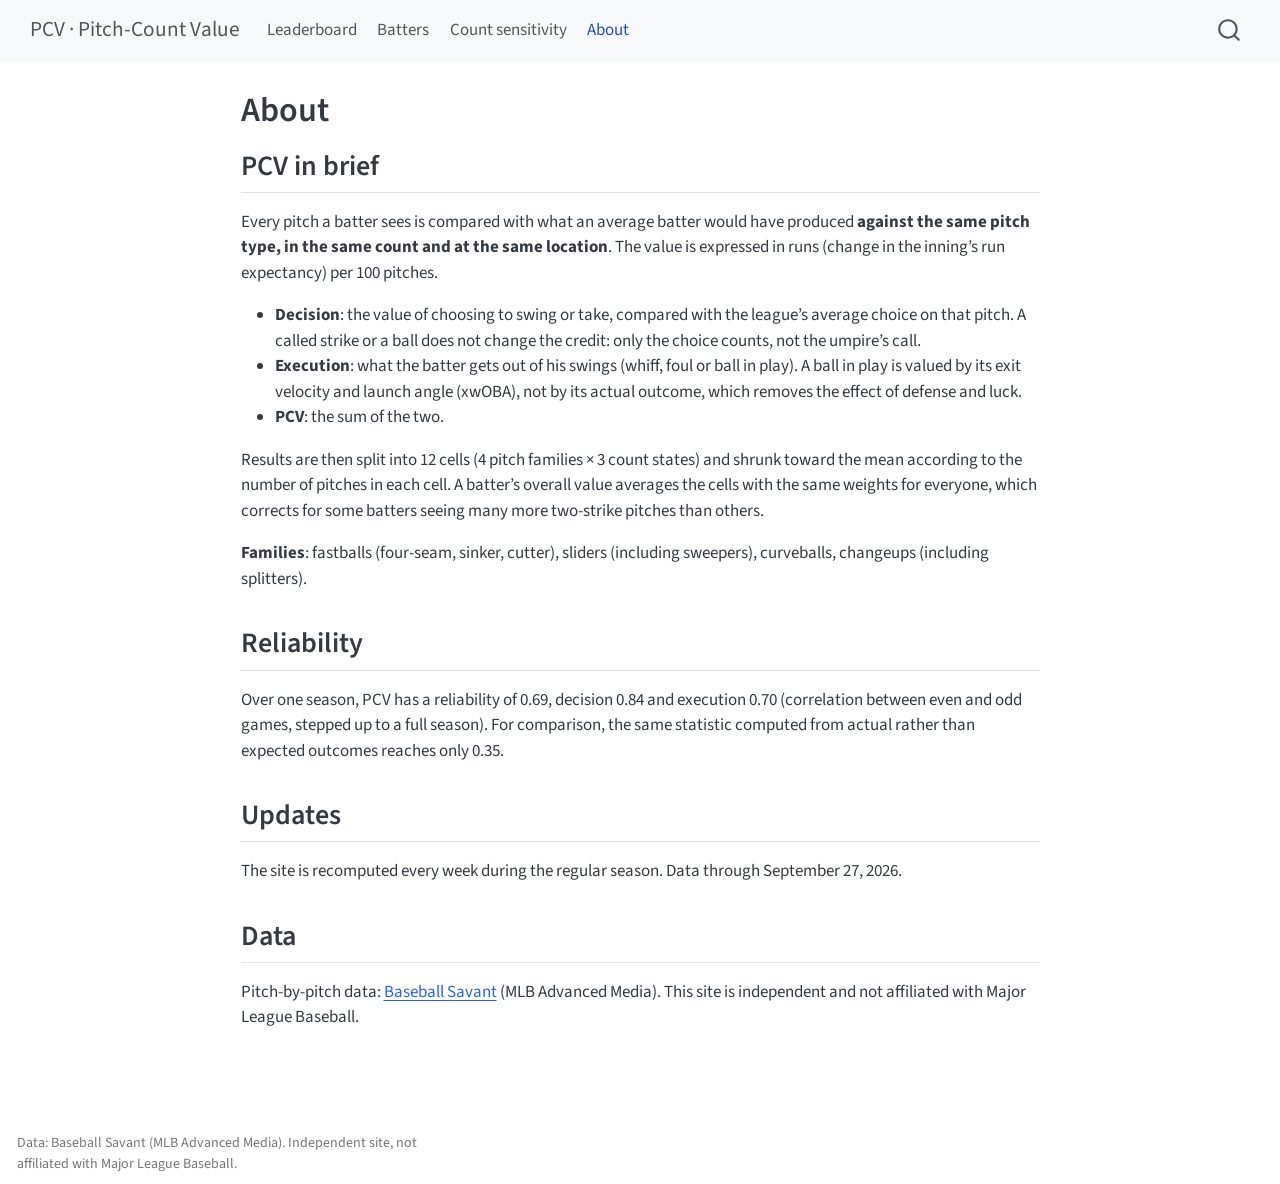
<file: about.html>
<!DOCTYPE html>
<html xmlns="http://www.w3.org/1999/xhtml" lang="en" xml:lang="en"><head>

<meta charset="utf-8">
<meta name="generator" content="quarto-1.10.19">

<meta name="viewport" content="width=device-width, initial-scale=1.0, user-scalable=yes">


<title>About – PCV · Pitch-Count Value</title>
<style>
/* Default styles provided by pandoc.
** See https://pandoc.org/MANUAL.html#variables-for-html for config info.
*/
span.smallcaps{font-variant: small-caps;}
div.columns{display: flex; gap: 1.5em;}
div.column{flex: auto;}
@media screen {
div.columns{gap: min(4vw, 1.5em);}
div.column{overflow-x: auto;}
}
div.hanging-indent{margin-left: 1.5em; text-indent: -1.5em;}
ul.task-list{list-style: none;}
ul.task-list li input[type="checkbox"] {
  width: 0.8em;
  margin: 0 0.8em 0.2em -1em; /* quarto-specific, see https://github.com/quarto-dev/quarto-cli/issues/4556 */ 
  vertical-align: middle;
}
</style>


<script src="site_libs/quarto-nav/quarto-nav.js"></script>
<script src="site_libs/quarto-nav/headroom.min.js"></script>
<script src="site_libs/clipboard/clipboard.min.js"></script>
<script src="site_libs/quarto-search/autocomplete.umd.js"></script>
<script src="site_libs/quarto-search/fuse.min.js"></script>
<script src="site_libs/quarto-search/quarto-search.js"></script>
<meta name="quarto:offset" content="./">
<script src="site_libs/quarto-html/quarto.js" type="module"></script>
<script src="site_libs/quarto-html/tabsets/tabsets.js" type="module"></script>
<script src="site_libs/quarto-html/popper.min.js"></script>
<script src="site_libs/quarto-html/tippy.umd.min.js"></script>
<script src="site_libs/quarto-html/anchor.min.js"></script>
<link href="site_libs/quarto-html/tippy.css" rel="stylesheet">
<link href="site_libs/quarto-html/quarto-syntax-highlighting-bf27225e3a48a9273f3daa8f8e829971.css" rel="stylesheet" id="quarto-text-highlighting-styles">
<script src="site_libs/bootstrap/bootstrap.min.js"></script>
<link href="site_libs/bootstrap/bootstrap-icons.css" rel="stylesheet">
<link href="site_libs/bootstrap/bootstrap-55617497126496852ff9f5a59253c640.min.css" rel="stylesheet" append-hash="true" id="quarto-bootstrap" data-mode="light">
<script id="quarto-search-options" type="application/json">{
  "location": "navbar",
  "copy-button": false,
  "collapse-after": 3,
  "panel-placement": "end",
  "type": "overlay",
  "limit": 50,
  "keyboard-shortcut": [
    "f",
    "/",
    "s"
  ],
  "show-item-context": false,
  "language": {
    "search-no-results-text": "No results",
    "search-matching-documents-text": "matching documents",
    "search-copy-link-title": "Copy link to search",
    "search-hide-matches-text": "Hide additional matches",
    "search-more-match-text": "more match in this document",
    "search-more-matches-text": "more matches in this document",
    "search-clear-button-title": "Clear",
    "search-text-placeholder": "",
    "search-detached-cancel-button-title": "Cancel",
    "search-submit-button-title": "Submit",
    "search-label": "Search"
  }
}</script>


<link rel="stylesheet" href="styles.css">
</head>

<body class="nav-fixed fullcontent quarto-light">

<div id="quarto-search-results"></div>
  <header id="quarto-header" class="headroom fixed-top">
    <nav class="navbar navbar-expand-lg " data-bs-theme="dark">
      <div class="navbar-container container-fluid">
      <div class="navbar-brand-container mx-auto">
    <a class="navbar-brand" href="./index.html">
    <span class="navbar-title">PCV · Pitch-Count Value</span>
    </a>
  </div>
            <div id="quarto-search" class="" title="Search"></div>
          <button class="navbar-toggler" type="button" data-bs-toggle="collapse" data-bs-target="#navbarCollapse" aria-controls="navbarCollapse" role="menu" aria-expanded="false" aria-label="Toggle navigation" onclick="if (window.quartoToggleHeadroom) { window.quartoToggleHeadroom(); }">
  <span class="navbar-toggler-icon"></span>
</button>
          <div class="collapse navbar-collapse" id="navbarCollapse">
            <ul class="navbar-nav navbar-nav-scroll me-auto">
  <li class="nav-item">
    <a class="nav-link" href="./index.html"> 
<span class="menu-text">Leaderboard</span></a>
  </li>  
  <li class="nav-item">
    <a class="nav-link" href="./batters.html"> 
<span class="menu-text">Batters</span></a>
  </li>  
  <li class="nav-item">
    <a class="nav-link" href="./sensitivity.html"> 
<span class="menu-text">Count sensitivity</span></a>
  </li>  
  <li class="nav-item">
    <a class="nav-link active" href="./about.html" aria-current="page"> 
<span class="menu-text">About</span></a>
  </li>  
</ul>
          </div> <!-- /navcollapse -->
            <div class="quarto-navbar-tools">
</div>
      </div> <!-- /container-fluid -->
    </nav>
</header>
<!-- content -->
<div id="quarto-content" class="quarto-container page-columns page-rows-contents page-layout-article page-navbar">
<!-- sidebar -->
<!-- margin-sidebar -->
    
<!-- main -->
<main class="content" id="quarto-document-content">

<header id="title-block-header" class="quarto-title-block default">
<div class="quarto-title">
<h1 class="title">About</h1>
</div>



<div class="quarto-title-meta">

    
  
    
  </div>
  


</header>


<section id="pcv-in-brief" class="level2">
<h2 class="anchored" data-anchor-id="pcv-in-brief">PCV in brief</h2>
<p>Every pitch a batter sees is compared with what an average batter would have produced <strong>against the same pitch type, in the same count and at the same location</strong>. The value is expressed in runs (change in the inning’s run expectancy) per 100 pitches.</p>
<ul>
<li><strong>Decision</strong>: the value of choosing to swing or take, compared with the league’s average choice on that pitch. A called strike or a ball does not change the credit: only the choice counts, not the umpire’s call.</li>
<li><strong>Execution</strong>: what the batter gets out of his swings (whiff, foul or ball in play). A ball in play is valued by its exit velocity and launch angle (xwOBA), not by its actual outcome, which removes the effect of defense and luck.</li>
<li><strong>PCV</strong>: the sum of the two.</li>
</ul>
<p>Results are then split into 12 cells (4 pitch families × 3 count states) and shrunk toward the mean according to the number of pitches in each cell. A batter’s overall value averages the cells with the same weights for everyone, which corrects for some batters seeing many more two-strike pitches than others.</p>
<p><strong>Families</strong>: fastballs (four-seam, sinker, cutter), sliders (including sweepers), curveballs, changeups (including splitters).</p>
</section>
<section id="reliability" class="level2">
<h2 class="anchored" data-anchor-id="reliability">Reliability</h2>
<p>Over one season, PCV has a reliability of 0.69, decision 0.84 and execution 0.70 (correlation between even and odd games, stepped up to a full season). For comparison, the same statistic computed from actual rather than expected outcomes reaches only 0.35.</p>
</section>
<section id="updates" class="level2">
<h2 class="anchored" data-anchor-id="updates">Updates</h2>
<p>The site is recomputed every week during the regular season. Data through September 27, 2026.</p>
</section>
<section id="data" class="level2">
<h2 class="anchored" data-anchor-id="data">Data</h2>
<p>Pitch-by-pitch data: <a href="https://baseballsavant.mlb.com">Baseball Savant</a> (MLB Advanced Media). This site is independent and not affiliated with Major League Baseball.</p>


</section>

</main> <!-- /main -->
<script id="quarto-html-after-body" type="application/javascript">
  window.document.addEventListener("DOMContentLoaded", function (event) {
    const icon = "";
    const anchorJS = new window.AnchorJS();
    anchorJS.options = {
      placement: 'right',
      icon: icon
    };
    anchorJS.add('.anchored');
    const isCodeAnnotation = (el) => {
      for (const clz of el.classList) {
        if (clz.startsWith('code-annotation-')) {                     
          return true;
        }
      }
      return false;
    }
    const onCopySuccess = function(e) {
      // button target
      const button = e.trigger;
      // don't keep focus
      button.blur();
      // flash "checked"
      button.classList.add('code-copy-button-checked');
      var currentTitle = button.getAttribute("title");
      button.setAttribute("title", "Copied!");
      let tooltip;
      if (window.bootstrap) {
        button.setAttribute("data-bs-toggle", "tooltip");
        button.setAttribute("data-bs-placement", "left");
        button.setAttribute("data-bs-title", "Copied!");
        tooltip = new bootstrap.Tooltip(button, 
          { trigger: "manual", 
            customClass: "code-copy-button-tooltip",
            offset: [0, -8]});
        tooltip.show();    
      }
      setTimeout(function() {
        if (tooltip) {
          tooltip.hide();
          button.removeAttribute("data-bs-title");
          button.removeAttribute("data-bs-toggle");
          button.removeAttribute("data-bs-placement");
        }
        button.setAttribute("title", currentTitle);
        button.classList.remove('code-copy-button-checked');
      }, 1000);
      // clear code selection
      e.clearSelection();
    }
    const getTextToCopy = function(trigger) {
      const outerScaffold = trigger.parentElement.cloneNode(true);
      const codeEl = outerScaffold.querySelector('code');
      for (const childEl of codeEl.children) {
        if (isCodeAnnotation(childEl)) {
          childEl.remove();
        }
      }
      return codeEl.innerText;
    }
    const clipboard = new window.ClipboardJS('.code-copy-button:not([data-in-quarto-modal])', {
      text: getTextToCopy
    });
    clipboard.on('success', onCopySuccess);
    if (window.document.getElementById('quarto-embedded-source-code-modal')) {
      const clipboardModal = new window.ClipboardJS('.code-copy-button[data-in-quarto-modal]', {
        text: getTextToCopy,
        container: window.document.getElementById('quarto-embedded-source-code-modal')
      });
      clipboardModal.on('success', onCopySuccess);
    }
      var localhostRegex = new RegExp(/^(?:http|https):\/\/localhost\:?[0-9]*\//);
      var mailtoRegex = new RegExp(/^mailto:/);
        var filterRegex = new RegExp("https:\/\/julienmiron\.github\.io\/vlc-baseball\/");
      var isInternal = (href) => {
          return filterRegex.test(href) || localhostRegex.test(href) || mailtoRegex.test(href);
      }
      // Inspect non-navigation links and adorn them if external
     var links = window.document.querySelectorAll('a[href]:not(.nav-link):not(.navbar-brand):not(.toc-action):not(.sidebar-link):not(.sidebar-item-toggle):not(.pagination-link):not(.no-external):not([aria-hidden]):not(.dropdown-item):not(.quarto-navigation-tool):not(.about-link)');
      for (var i=0; i<links.length; i++) {
        const link = links[i];
        if (!isInternal(link.href)) {
          // undo the damage that might have been done by quarto-nav.js in the case of
          // links that we want to consider external
          if (link.dataset.originalHref !== undefined) {
            link.href = link.dataset.originalHref;
          }
        }
      }
    function tippyHover(el, contentFn, onTriggerFn, onUntriggerFn) {
      const config = {
        allowHTML: true,
        maxWidth: 500,
        delay: 100,
        arrow: false,
        appendTo: function(el) {
            return el.parentElement;
        },
        interactive: true,
        interactiveBorder: 10,
        theme: 'quarto',
        placement: 'bottom-start',
      };
      if (contentFn) {
        config.content = contentFn;
      }
      if (onTriggerFn) {
        config.onTrigger = onTriggerFn;
      }
      if (onUntriggerFn) {
        config.onUntrigger = onUntriggerFn;
      }
      window.tippy(el, config); 
    }
    const noterefs = window.document.querySelectorAll('a[role="doc-noteref"]');
    for (var i=0; i<noterefs.length; i++) {
      const ref = noterefs[i];
      tippyHover(ref, function() {
        // use id or data attribute instead here
        let href = ref.getAttribute('data-footnote-href') || ref.getAttribute('href');
        try { href = new URL(href).hash; } catch {}
        const id = href.replace(/^#\/?/, "");
        const note = window.document.getElementById(id);
        if (note) {
          return note.innerHTML;
        } else {
          return "";
        }
      });
    }
    const xrefs = window.document.querySelectorAll('a.quarto-xref');
    const processXRef = (id, note) => {
      // Strip column container classes
      const stripColumnClz = (el) => {
        el.classList.remove("page-full", "page-columns");
        if (el.children) {
          for (const child of el.children) {
            stripColumnClz(child);
          }
        }
      }
      stripColumnClz(note)
      if (id === null || id.startsWith('sec-')) {
        // Special case sections, only their first couple elements
        const container = document.createElement("div");
        if (note.children && note.children.length > 2) {
          container.appendChild(note.children[0].cloneNode(true));
          for (let i = 1; i < note.children.length; i++) {
            const child = note.children[i];
            if (child.tagName === "P" && child.innerText === "") {
              continue;
            } else {
              container.appendChild(child.cloneNode(true));
              break;
            }
          }
          if (window.Quarto?.typesetMath) {
            window.Quarto.typesetMath(container);
          }
          return container.innerHTML
        } else {
          if (window.Quarto?.typesetMath) {
            window.Quarto.typesetMath(note);
          }
          return note.innerHTML;
        }
      } else {
        // Remove any anchor links if they are present
        const anchorLink = note.querySelector('a.anchorjs-link');
        if (anchorLink) {
          anchorLink.remove();
        }
        if (window.Quarto?.typesetMath) {
          window.Quarto.typesetMath(note);
        }
        if (note.classList.contains("callout")) {
          return note.outerHTML;
        } else {
          return note.innerHTML;
        }
      }
    }
    for (var i=0; i<xrefs.length; i++) {
      const xref = xrefs[i];
      tippyHover(xref, undefined, function(instance) {
        instance.disable();
        let url = xref.getAttribute('href');
        let hash = undefined; 
        if (url.startsWith('#')) {
          hash = url;
        } else {
          try { hash = new URL(url).hash; } catch {}
        }
        if (hash) {
          const id = hash.replace(/^#\/?/, "");
          const note = window.document.getElementById(id);
          if (note !== null) {
            try {
              const html = processXRef(id, note.cloneNode(true));
              instance.setContent(html);
            } finally {
              instance.enable();
              instance.show();
            }
          } else {
            // See if we can fetch this
            fetch(url.split('#')[0])
            .then(res => res.text())
            .then(html => {
              const parser = new DOMParser();
              const htmlDoc = parser.parseFromString(html, "text/html");
              const note = htmlDoc.getElementById(id);
              if (note !== null) {
                const html = processXRef(id, note);
                instance.setContent(html);
              } 
            }).finally(() => {
              instance.enable();
              instance.show();
            });
          }
        } else {
          // See if we can fetch a full url (with no hash to target)
          // This is a special case and we should probably do some content thinning / targeting
          fetch(url)
          .then(res => res.text())
          .then(html => {
            const parser = new DOMParser();
            const htmlDoc = parser.parseFromString(html, "text/html");
            const note = htmlDoc.querySelector('main.content');
            if (note !== null) {
              // This should only happen for chapter cross references
              // (since there is no id in the URL)
              // remove the first header
              if (note.children.length > 0 && note.children[0].tagName === "HEADER") {
                note.children[0].remove();
              }
              const html = processXRef(null, note);
              instance.setContent(html);
            } 
          }).finally(() => {
            instance.enable();
            instance.show();
          });
        }
      }, function(instance) {
      });
    }
        let selectedAnnoteEl;
        const selectorForAnnotation = ( cell, annotation) => {
          let cellAttr = 'data-code-cell="' + cell + '"';
          let lineAttr = 'data-code-annotation="' +  annotation + '"';
          const selector = 'span[' + cellAttr + '][' + lineAttr + ']';
          return selector;
        }
        const selectCodeLines = (annoteEl) => {
          const doc = window.document;
          const targetCell = annoteEl.getAttribute("data-target-cell");
          const targetAnnotation = annoteEl.getAttribute("data-target-annotation");
          const annoteSpan = window.document.querySelector(selectorForAnnotation(targetCell, targetAnnotation));
          const lines = annoteSpan.getAttribute("data-code-lines").split(",");
          const lineIds = lines.map((line) => {
            return targetCell + "-" + line;
          })
          let top = null;
          let height = null;
          let parent = null;
          if (lineIds.length > 0) {
              //compute the position of the single el (top and bottom and make a div)
              const el = window.document.getElementById(lineIds[0]);
              top = el.offsetTop;
              height = el.offsetHeight;
              parent = el.parentElement.parentElement;
            if (lineIds.length > 1) {
              const lastEl = window.document.getElementById(lineIds[lineIds.length - 1]);
              const bottom = lastEl.offsetTop + lastEl.offsetHeight;
              height = bottom - top;
            }
            if (top !== null && height !== null && parent !== null) {
              // cook up a div (if necessary) and position it 
              let div = window.document.getElementById("code-annotation-line-highlight");
              if (div === null) {
                div = window.document.createElement("div");
                div.setAttribute("id", "code-annotation-line-highlight");
                div.style.position = 'absolute';
                parent.appendChild(div);
              }
              div.style.top = top - 2 + "px";
              div.style.height = height + 4 + "px";
              div.style.left = 0;
              let gutterDiv = window.document.getElementById("code-annotation-line-highlight-gutter");
              if (gutterDiv === null) {
                gutterDiv = window.document.createElement("div");
                gutterDiv.setAttribute("id", "code-annotation-line-highlight-gutter");
                gutterDiv.style.position = 'absolute';
                const codeCell = window.document.getElementById(targetCell);
                const gutter = codeCell.querySelector('.code-annotation-gutter');
                gutter.appendChild(gutterDiv);
              }
              gutterDiv.style.top = top - 2 + "px";
              gutterDiv.style.height = height + 4 + "px";
            }
            selectedAnnoteEl = annoteEl;
          }
        };
        const unselectCodeLines = () => {
          const elementsIds = ["code-annotation-line-highlight", "code-annotation-line-highlight-gutter"];
          elementsIds.forEach((elId) => {
            const div = window.document.getElementById(elId);
            if (div) {
              div.remove();
            }
          });
          selectedAnnoteEl = undefined;
        };
          // Handle positioning of the toggle
      window.addEventListener(
        "resize",
        throttle(() => {
          elRect = undefined;
          if (selectedAnnoteEl) {
            selectCodeLines(selectedAnnoteEl);
          }
        }, 10)
      );
      function throttle(fn, ms) {
      let throttle = false;
      let timer;
        return (...args) => {
          if(!throttle) { // first call gets through
              fn.apply(this, args);
              throttle = true;
          } else { // all the others get throttled
              if(timer) clearTimeout(timer); // cancel #2
              timer = setTimeout(() => {
                fn.apply(this, args);
                timer = throttle = false;
              }, ms);
          }
        };
      }
        // Attach click handler to the DT
        const annoteDls = window.document.querySelectorAll('dt[data-target-cell]');
        for (const annoteDlNode of annoteDls) {
          annoteDlNode.addEventListener('click', (event) => {
            const clickedEl = event.target;
            if (clickedEl !== selectedAnnoteEl) {
              unselectCodeLines();
              const activeEl = window.document.querySelector('dt[data-target-cell].code-annotation-active');
              if (activeEl) {
                activeEl.classList.remove('code-annotation-active');
              }
              selectCodeLines(clickedEl);
              clickedEl.classList.add('code-annotation-active');
            } else {
              // Unselect the line
              unselectCodeLines();
              clickedEl.classList.remove('code-annotation-active');
            }
          });
        }
    const findCites = (el) => {
      const parentEl = el.parentElement;
      if (parentEl) {
        const cites = parentEl.dataset.cites;
        if (cites) {
          return {
            el,
            cites: cites.split(' ')
          };
        } else {
          return findCites(el.parentElement)
        }
      } else {
        return undefined;
      }
    };
    var bibliorefs = window.document.querySelectorAll('a[role="doc-biblioref"]');
    for (var i=0; i<bibliorefs.length; i++) {
      const ref = bibliorefs[i];
      const citeInfo = findCites(ref);
      if (citeInfo) {
        tippyHover(citeInfo.el, function() {
          var popup = window.document.createElement('div');
          citeInfo.cites.forEach(function(cite) {
            var citeDiv = window.document.createElement('div');
            citeDiv.classList.add('hanging-indent');
            citeDiv.classList.add('csl-entry');
            var biblioDiv = window.document.getElementById('ref-' + cite);
            if (biblioDiv) {
              citeDiv.innerHTML = biblioDiv.innerHTML;
            }
            popup.appendChild(citeDiv);
          });
          return popup.innerHTML;
        });
      }
    }
  });
  </script>
</div> <!-- /content -->
<footer class="footer">
  <div class="nav-footer">
    <div class="nav-footer-left">
<p>Data: Baseball Savant (MLB Advanced Media). Independent site, not affiliated with Major League Baseball.</p>
</div>   
    <div class="nav-footer-center">
      &nbsp;
    </div>
    <div class="nav-footer-right">
      &nbsp;
    </div>
  </div>
</footer>




</body></html>
</file>
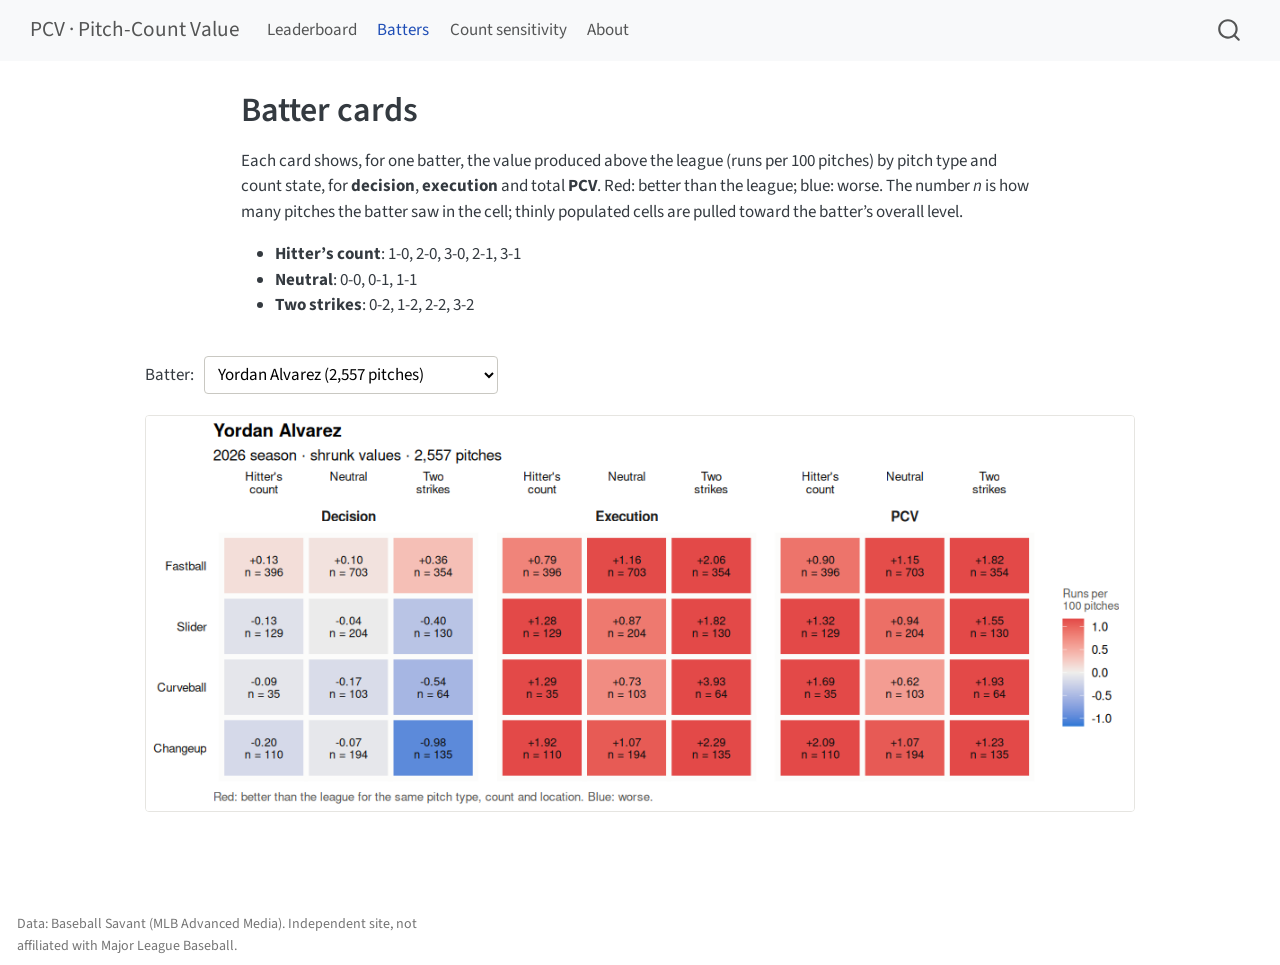
<file: batters.html>
<!DOCTYPE html>
<html xmlns="http://www.w3.org/1999/xhtml" lang="en" xml:lang="en"><head>

<meta charset="utf-8">
<meta name="generator" content="quarto-1.10.19">

<meta name="viewport" content="width=device-width, initial-scale=1.0, user-scalable=yes">


<title>Batter cards – PCV · Pitch-Count Value</title>
<style>
/* Default styles provided by pandoc.
** See https://pandoc.org/MANUAL.html#variables-for-html for config info.
*/
span.smallcaps{font-variant: small-caps;}
div.columns{display: flex; gap: 1.5em;}
div.column{flex: auto;}
@media screen {
div.columns{gap: min(4vw, 1.5em);}
div.column{overflow-x: auto;}
}
div.hanging-indent{margin-left: 1.5em; text-indent: -1.5em;}
ul.task-list{list-style: none;}
ul.task-list li input[type="checkbox"] {
  width: 0.8em;
  margin: 0 0.8em 0.2em -1em; /* quarto-specific, see https://github.com/quarto-dev/quarto-cli/issues/4556 */ 
  vertical-align: middle;
}
</style>


<script src="site_libs/quarto-nav/quarto-nav.js"></script>
<script src="site_libs/quarto-nav/headroom.min.js"></script>
<script src="site_libs/clipboard/clipboard.min.js"></script>
<script src="site_libs/quarto-search/autocomplete.umd.js"></script>
<script src="site_libs/quarto-search/fuse.min.js"></script>
<script src="site_libs/quarto-search/quarto-search.js"></script>
<meta name="quarto:offset" content="./">
<script src="site_libs/quarto-html/quarto.js" type="module"></script>
<script src="site_libs/quarto-html/tabsets/tabsets.js" type="module"></script>
<script src="site_libs/quarto-html/popper.min.js"></script>
<script src="site_libs/quarto-html/tippy.umd.min.js"></script>
<script src="site_libs/quarto-html/anchor.min.js"></script>
<link href="site_libs/quarto-html/tippy.css" rel="stylesheet">
<link href="site_libs/quarto-html/quarto-syntax-highlighting-bf27225e3a48a9273f3daa8f8e829971.css" rel="stylesheet" id="quarto-text-highlighting-styles">
<script src="site_libs/bootstrap/bootstrap.min.js"></script>
<link href="site_libs/bootstrap/bootstrap-icons.css" rel="stylesheet">
<link href="site_libs/bootstrap/bootstrap-55617497126496852ff9f5a59253c640.min.css" rel="stylesheet" append-hash="true" id="quarto-bootstrap" data-mode="light">
<script id="quarto-search-options" type="application/json">{
  "location": "navbar",
  "copy-button": false,
  "collapse-after": 3,
  "panel-placement": "end",
  "type": "overlay",
  "limit": 50,
  "keyboard-shortcut": [
    "f",
    "/",
    "s"
  ],
  "show-item-context": false,
  "language": {
    "search-no-results-text": "No results",
    "search-matching-documents-text": "matching documents",
    "search-copy-link-title": "Copy link to search",
    "search-hide-matches-text": "Hide additional matches",
    "search-more-match-text": "more match in this document",
    "search-more-matches-text": "more matches in this document",
    "search-clear-button-title": "Clear",
    "search-text-placeholder": "",
    "search-detached-cancel-button-title": "Cancel",
    "search-submit-button-title": "Submit",
    "search-label": "Search"
  }
}</script>


<link rel="stylesheet" href="styles.css">
</head>

<body class="nav-fixed fullcontent quarto-light">

<div id="quarto-search-results"></div>
  <header id="quarto-header" class="headroom fixed-top">
    <nav class="navbar navbar-expand-lg " data-bs-theme="dark">
      <div class="navbar-container container-fluid">
      <div class="navbar-brand-container mx-auto">
    <a class="navbar-brand" href="./index.html">
    <span class="navbar-title">PCV · Pitch-Count Value</span>
    </a>
  </div>
            <div id="quarto-search" class="" title="Search"></div>
          <button class="navbar-toggler" type="button" data-bs-toggle="collapse" data-bs-target="#navbarCollapse" aria-controls="navbarCollapse" role="menu" aria-expanded="false" aria-label="Toggle navigation" onclick="if (window.quartoToggleHeadroom) { window.quartoToggleHeadroom(); }">
  <span class="navbar-toggler-icon"></span>
</button>
          <div class="collapse navbar-collapse" id="navbarCollapse">
            <ul class="navbar-nav navbar-nav-scroll me-auto">
  <li class="nav-item">
    <a class="nav-link" href="./index.html"> 
<span class="menu-text">Leaderboard</span></a>
  </li>  
  <li class="nav-item">
    <a class="nav-link active" href="./batters.html" aria-current="page"> 
<span class="menu-text">Batters</span></a>
  </li>  
  <li class="nav-item">
    <a class="nav-link" href="./sensitivity.html"> 
<span class="menu-text">Count sensitivity</span></a>
  </li>  
  <li class="nav-item">
    <a class="nav-link" href="./about.html"> 
<span class="menu-text">About</span></a>
  </li>  
</ul>
          </div> <!-- /navcollapse -->
            <div class="quarto-navbar-tools">
</div>
      </div> <!-- /container-fluid -->
    </nav>
</header>
<!-- content -->
<div id="quarto-content" class="quarto-container page-columns page-rows-contents page-layout-article page-navbar">
<!-- sidebar -->
<!-- margin-sidebar -->
    
<!-- main -->
<main class="content page-columns page-full" id="quarto-document-content">

<header id="title-block-header" class="quarto-title-block default">
<div class="quarto-title">
<h1 class="title">Batter cards</h1>
</div>



<div class="quarto-title-meta">

    
  
    
  </div>
  


</header>


<p>Each card shows, for one batter, the value produced above the league (runs per 100 pitches) by pitch type and count state, for <strong>decision</strong>, <strong>execution</strong> and total <strong>PCV</strong>. Red: better than the league; blue: worse. The number <em>n</em> is how many pitches the batter saw in the cell; thinly populated cells are pulled toward the batter’s overall level.</p>
<ul>
<li><strong>Hitter’s count</strong>: 1-0, 2-0, 3-0, 2-1, 3-1</li>
<li><strong>Neutral</strong>: 0-0, 0-1, 1-1</li>
<li><strong>Two strikes</strong>: 0-2, 1-2, 2-2, 3-2</li>
</ul>
<div class="column-page">
<div class="batter-picker">
<label for="picker">Batter:</label> <select id="picker"> <option value="805999">A.J. Ewing (1,865 pitches)</option> <option value="592450">Aaron Judge (1,188 pitches)</option> <option value="668939">Adley Rutschman (1,670 pitches)</option> <option value="666969">Adolis García (1,060 pitches)</option> <option value="664761">Alec Bohm (2,251 pitches)</option> <option value="676475">Alec Burleson (2,405 pitches)</option> <option value="672386">Alejandro Kirk (1,155 pitches)</option> <option value="608324">Alex Bregman (2,680 pitches)</option> <option value="690976">Alex Freeland (1,057 pitches)</option> <option value="643217">Andrew Benintendi (1,730 pitches)</option> <option value="683734">Andrew Vaughn (1,326 pitches)</option> <option value="655316">Andruw Monasterio (1,442 pitches)</option> <option value="665926">Andrés Giménez (1,772 pitches)</option> <option value="681624">Andy Pages (2,268 pitches)</option> <option value="682657">Angel Martínez (1,410 pitches)</option> <option value="668885">Austin Martin (1,337 pitches)</option> <option value="663586">Austin Riley (2,485 pitches)</option> <option value="669224">Austin Wells (1,542 pitches)</option> <option value="700250">Ben Rice (2,607 pitches)</option> <option value="810938">Ben Williamson (1,080 pitches)</option> <option value="677942">Blaze Alexander (1,047 pitches)</option> <option value="666182">Bo Bichette (2,544 pitches)</option> <option value="677951">Bobby Witt Jr.&nbsp;(2,291 pitches)</option> <option value="695731">Braden Montgomery (1,356 pitches)</option> <option value="691781">Brady House (1,269 pitches)</option> <option value="664040">Brandon Lowe (2,548 pitches)</option> <option value="669016">Brandon Marsh (2,023 pitches)</option> <option value="607043">Brandon Nimmo (2,497 pitches)</option> <option value="678218">Brandon Valenzuela (1,063 pitches)</option> <option value="677587">Brayan Rocchio (2,169 pitches)</option> <option value="683146">Brett Baty (1,827 pitches)</option> <option value="668930">Brice Turang (2,790 pitches)</option> <option value="686797">Brooks Lee (2,278 pitches)</option> <option value="668804">Bryan Reynolds (2,637 pitches)</option> <option value="805811">Bryce Eldridge (1,798 pitches)</option> <option value="547180">Bryce Harper (2,677 pitches)</option> <option value="681082">Bryson Stott (2,430 pitches)</option> <option value="621439">Byron Buxton (1,445 pitches)</option> <option value="682928">CJ Abrams (2,438 pitches)</option> <option value="663728">Cal Raleigh (2,187 pitches)</option> <option value="702332">Caleb Durbin (2,051 pitches)</option> <option value="701358">Cam Smith (2,290 pitches)</option> <option value="666126">Carlos Cortes (1,477 pitches)</option> <option value="665966">Carlos Narváez (1,124 pitches)</option> <option value="701807">Carson Benge (2,607 pitches)</option> <option value="608348">Carson Kelly (1,582 pitches)</option> <option value="695600">Carter Jensen (2,419 pitches)</option> <option value="669477">Casey Schmitt (1,414 pitches)</option> <option value="678882">Ceddanne Rafaela (1,986 pitches)</option> <option value="656775">Cedric Mullins (1,855 pitches)</option> <option value="802415">Chandler Simpson (1,822 pitches)</option> <option value="800050">Chase DeLauter (2,090 pitches)</option> <option value="805367">Chase Meidroth (2,529 pitches)</option> <option value="572233">Christian Walker (2,390 pitches)</option> <option value="592885">Christian Yelich (2,046 pitches)</option> <option value="691723">Coby Mayo (1,851 pitches)</option> <option value="641355">Cody Bellinger (2,034 pitches)</option> <option value="694249">Cole Carrigg (1,375 pitches)</option> <option value="702284">Cole Young (2,328 pitches)</option> <option value="695657">Colson Montgomery (2,369 pitches)</option> <option value="690993">Colt Keith (1,560 pitches)</option> <option value="681297">Colton Cowser (1,592 pitches)</option> <option value="681393">Connor Norby (1,433 pitches)</option> <option value="806198">Cooper Pratt (1,024 pitches)</option> <option value="682998">Corbin Carroll (2,574 pitches)</option> <option value="608369">Corey Seager (1,576 pitches)</option> <option value="678554">Curtis Mead (1,367 pitches)</option> <option value="667472">Dane Myers (1,292 pitches)</option> <option value="682177">Daniel Schneemann (1,098 pitches)</option> <option value="621020">Dansby Swanson (1,826 pitches)</option> <option value="662139">Daulton Varsho (1,918 pitches)</option> <option value="666152">David Hamilton (1,450 pitches)</option> <option value="695734">Daylen Lile (2,312 pitches)</option> <option value="694203">Denzer Guzman (1,076 pitches)</option> <option value="693307">Dillon Dingler (2,264 pitches)</option> <option value="686527">Dominic Canzone (1,925 pitches)</option> <option value="642086">Dominic Smith (1,124 pitches)</option> <option value="686948">Drake Baldwin (2,317 pitches)</option> <option value="687551">Drew Gilbert (1,509 pitches)</option> <option value="687637">Dylan Beavers (1,459 pitches)</option> <option value="686611">Dylan Crews (1,570 pitches)</option> <option value="666397">Edouard Julien (1,067 pitches)</option> <option value="682829">Elly De La Cruz (2,539 pitches)</option> <option value="676391">Ernie Clement (1,840 pitches)</option> <option value="699013">Esmerlyn Valdez (1,211 pitches)</option> <option value="553993">Eugenio Suárez (1,990 pitches)</option> <option value="694497">Evan Carter (1,739 pitches)</option> <option value="677649">Ezequiel Duran (2,251 pitches)</option> <option value="678662">Ezequiel Tovar (1,772 pitches)</option> <option value="665487">Fernando Tatis Jr.&nbsp;(2,474 pitches)</option> <option value="682626">Francisco Alvarez (1,678 pitches)</option> <option value="596019">Francisco Lindor (1,899 pitches)</option> <option value="518692">Freddie Freeman (2,664 pitches)</option> <option value="672515">Gabriel Moreno (2,304 pitches)</option> <option value="669003">Garrett Mitchell (2,087 pitches)</option> <option value="596142">Gary Sánchez (1,097 pitches)</option> <option value="657757">Gavin Sheets (1,774 pitches)</option> <option value="543807">George Springer (1,988 pitches)</option> <option value="672695">Geraldo Perdomo (2,769 pitches)</option> <option value="650402">Gleyber Torres (1,718 pitches)</option> <option value="665052">Griffin Conine (1,191 pitches)</option> <option value="683002">Gunnar Henderson (2,726 pitches)</option> <option value="701678">Hao-Yu Lee (1,319 pitches)</option> <option value="671218">Heliot Ramos (1,679 pitches)</option> <option value="703607">Henry Bolte (1,677 pitches)</option> <option value="680779">Henry Davis (1,081 pitches)</option> <option value="681715">Heriberto Hernández (1,951 pitches)</option> <option value="696100">Hunter Goodman (2,079 pitches)</option> <option value="664023">Ian Happ (2,654 pitches)</option> <option value="545121">Ildemaro Vargas (1,610 pitches)</option> <option value="686555">Isaac Collins (1,993 pitches)</option> <option value="670623">Isaac Paredes (2,868 pitches)</option> <option value="671056">Iván Herrera (2,831 pitches)</option> <option value="641487">J.P. Crawford (1,994 pitches)</option> <option value="592663">J.T. Realmuto (1,810 pitches)</option> <option value="668709">JJ Bleday (2,048 pitches)</option> <option value="802139">JJ Wetherholt (2,395 pitches)</option> <option value="695506">Jac Caglianone (1,919 pitches)</option> <option value="694192">Jackson Chourio (2,124 pitches)</option> <option value="702616">Jackson Holliday (1,287 pitches)</option> <option value="701538">Jackson Merrill (2,443 pitches)</option> <option value="805779">Jacob Wilson (1,103 pitches)</option> <option value="696285">Jacob Young (1,685 pitches)</option> <option value="641343">Jake Bauers (2,313 pitches)</option> <option value="669394">Jake Burger (2,297 pitches)</option> <option value="630105">Jake Cronenworth (1,686 pitches)</option> <option value="663968">Jake Mangum (1,649 pitches)</option> <option value="664983">Jake McCarthy (1,849 pitches)</option> <option value="805300">Jakob Marsee (2,255 pitches)</option> <option value="695578">James Wood (2,540 pitches)</option> <option value="669707">Jared Triolo (1,312 pitches)</option> <option value="676724">Jared Young (1,266 pitches)</option> <option value="680776">Jarren Duran (2,147 pitches)</option> <option value="691594">Javier Sanoja (1,554 pitches)</option> <option value="665862">Jazz Chisholm Jr.&nbsp;(2,084 pitches)</option> <option value="643446">Jeff McNeil (1,727 pitches)</option> <option value="669236">Jeremiah Jackson (1,003 pitches)</option> <option value="665161">Jeremy Peña (1,742 pitches)</option> <option value="660821">Jesús Sánchez (1,152 pitches)</option> <option value="666176">Jo Adell (2,470 pitches)</option> <option value="592626">Joc Pederson (1,699 pitches)</option> <option value="691788">Joe Mack (1,241 pitches)</option> <option value="687401">Joey Ortiz (1,535 pitches)</option> <option value="641680">Jonah Heim (1,394 pitches)</option> <option value="666018">Jonathan Aranda (2,609 pitches)</option> <option value="676356">Jonny DeLuca (1,302 pitches)</option> <option value="678391">Jorbit Vivas (1,252 pitches)</option> <option value="691023">Jordan Walker (2,343 pitches)</option> <option value="624585">Jorge Soler (1,386 pitches)</option> <option value="514888">Jose Altuve (1,949 pitches)</option> <option value="605137">Josh Bell (2,460 pitches)</option> <option value="673962">Josh Jung (1,558 pitches)</option> <option value="666139">Josh Lowe (1,390 pitches)</option> <option value="647304">Josh Naylor (2,080 pitches)</option> <option value="676609">José Caballero (1,753 pitches)</option> <option value="665877">José Fermín (1,474 pitches)</option> <option value="608070">José Ramírez (2,147 pitches)</option> <option value="677588">José Tena (1,088 pitches)</option> <option value="665742">Juan Soto (1,842 pitches)</option> <option value="677594">Julio Rodríguez (2,350 pitches)</option> <option value="808982">Jung Hoo Lee (2,042 pitches)</option> <option value="691406">Junior Caminero (2,610 pitches)</option> <option value="702222">Justin Crawford (1,599 pitches)</option> <option value="672960">Kazuma Okamoto (2,575 pitches)</option> <option value="660688">Keibert Ruiz (1,095 pitches)</option> <option value="606466">Ketel Marte (2,218 pitches)</option> <option value="805808">Kevin McGonigle (2,737 pitches)</option> <option value="665019">Kody Clemens (2,184 pitches)</option> <option value="804606">Konnor Griffin (1,261 pitches)</option> <option value="664728">Kyle Isbel (1,064 pitches)</option> <option value="691720">Kyle Karros (1,810 pitches)</option> <option value="700932">Kyle Manzardo (1,392 pitches)</option> <option value="656941">Kyle Schwarber (2,924 pitches)</option> <option value="669065">Kyle Stowers (1,866 pitches)</option> <option value="663656">Kyle Tucker (2,389 pitches)</option> <option value="657041">Lane Thomas (1,478 pitches)</option> <option value="663457">Lars Nootbaar (1,319 pitches)</option> <option value="671732">Lawrence Butler (2,140 pitches)</option> <option value="665750">Leody Taveras (1,751 pitches)</option> <option value="689414">Liam Hicks (1,984 pitches)</option> <option value="650333">Luis Arraez (2,347 pitches)</option> <option value="671277">Luis García Jr.&nbsp;(1,922 pitches)</option> <option value="650859">Luis Rengifo (1,312 pitches)</option> <option value="620443">Luis Torrens (1,065 pitches)</option> <option value="807712">Luke Keaschall (2,228 pitches)</option> <option value="670042">Luke Raley (1,063 pitches)</option> <option value="672580">Maikel Garcia (1,254 pitches)</option> <option value="592518">Manny Machado (2,613 pitches)</option> <option value="542303">Marcell Ozuna (1,193 pitches)</option> <option value="543760">Marcus Semien (1,998 pitches)</option> <option value="668901">Mark Vientos (1,038 pitches)</option> <option value="807799">Masataka Yoshida (1,024 pitches)</option> <option value="691026">Masyn Winn (2,071 pitches)</option> <option value="656305">Matt Chapman (1,363 pitches)</option> <option value="680574">Matt McLain (1,918 pitches)</option> <option value="621566">Matt Olson (2,823 pitches)</option> <option value="663837">Matt Vierling (1,032 pitches)</option> <option value="643289">Mauricio Dubón (2,203 pitches)</option> <option value="571970">Max Muncy (2,227 pitches)</option> <option value="691777">Max Muncy (1,066 pitches)</option> <option value="683737">Michael Busch (2,721 pitches)</option> <option value="624424">Michael Conforto (1,177 pitches)</option> <option value="671739">Michael Harris II (2,087 pitches)</option> <option value="686681">Michael Massey (1,577 pitches)</option> <option value="666160">Mickey Moniak (1,460 pitches)</option> <option value="678246">Miguel Vargas (2,701 pitches)</option> <option value="545361">Mike Trout (2,637 pitches)</option> <option value="573262">Mike Yastrzemski (1,674 pitches)</option> <option value="694208">Moisés Ballesteros (1,318 pitches)</option> <option value="605141">Mookie Betts (1,889 pitches)</option> <option value="808959">Munetaka Murakami (2,353 pitches)</option> <option value="664702">Myles Straw (1,219 pitches)</option> <option value="683083">Nasim Nuñez (1,881 pitches)</option> <option value="701675">Nathan Church (1,673 pitches)</option> <option value="664770">Nathan Lukes (1,682 pitches)</option> <option value="663993">Nathaniel Lowe (1,691 pitches)</option> <option value="663743">Nick Fortes (1,085 pitches)</option> <option value="693304">Nick Gonzales (2,141 pitches)</option> <option value="701762">Nick Kurtz (1,798 pitches)</option> <option value="679845">Nick Loftin (1,537 pitches)</option> <option value="686765">Nick Sogard (1,089 pitches)</option> <option value="663538">Nico Hoerner (2,361 pitches)</option> <option value="571448">Nolan Arenado (2,307 pitches)</option> <option value="669357">Nolan Gorman (1,205 pitches)</option> <option value="694384">Nolan Schanuel (1,622 pitches)</option> <option value="665833">Oneil Cruz (1,703 pitches)</option> <option value="672724">Oswald Peraza (1,350 pitches)</option> <option value="672640">Otto Lopez (2,438 pitches)</option> <option value="683357">Owen Caissie (1,309 pitches)</option> <option value="645277">Ozzie Albies (2,441 pitches)</option> <option value="672275">Patrick Bailey (1,297 pitches)</option> <option value="502671">Paul Goldschmidt (1,463 pitches)</option> <option value="624413">Pete Alonso (2,812 pitches)</option> <option value="691718">Pete Crow-Armstrong (2,782 pitches)</option> <option value="646240">Rafael Devers (2,527 pitches)</option> <option value="668227">Randy Arozarena (2,654 pitches)</option> <option value="656555">Rhys Hoskins (1,286 pitches)</option> <option value="680700">Richie Palacios (1,447 pitches)</option> <option value="682985">Riley Greene (2,391 pitches)</option> <option value="660670">Ronald Acuña Jr.&nbsp;(1,826 pitches)</option> <option value="668904">Royce Lewis (1,918 pitches)</option> <option value="680777">Ryan Jeffers (1,470 pitches)</option> <option value="641857">Ryan McMahon (1,432 pitches)</option> <option value="656811">Ryan O’Hearn (1,690 pitches)</option> <option value="668723">Ryan Vilade (1,055 pitches)</option> <option value="814439">Ryan Waldschmidt (1,063 pitches)</option> <option value="686217">Sal Frelick (1,389 pitches)</option> <option value="701398">Sal Stewart (2,670 pitches)</option> <option value="521692">Salvador Perez (2,265 pitches)</option> <option value="803011">Sam Antonacci (2,100 pitches)</option> <option value="694212">Samuel Basallo (1,414 pitches)</option> <option value="673548">Seiya Suzuki (2,660 pitches)</option> <option value="669127">Shea Langeliers (1,753 pitches)</option> <option value="660271">Shohei Ohtani (2,305 pitches)</option> <option value="687462">Spencer Horwitz (1,740 pitches)</option> <option value="682987">Spencer Jones (1,200 pitches)</option> <option value="668715">Spencer Steer (1,446 pitches)</option> <option value="679529">Spencer Torkelson (2,519 pitches)</option> <option value="680757">Steven Kwan (2,556 pitches)</option> <option value="681198">TJ Rumfield (2,296 pitches)</option> <option value="666211">Taylor Trammell (1,054 pitches)</option> <option value="670764">Taylor Walls (1,593 pitches)</option> <option value="621493">Taylor Ward (2,468 pitches)</option> <option value="606192">Teoscar Hernández (1,893 pitches)</option> <option value="694374">Tim Tawa (1,317 pitches)</option> <option value="669242">Tommy Edman (1,165 pitches)</option> <option value="683953">Travis Bazzana (2,010 pitches)</option> <option value="607208">Trea Turner (2,578 pitches)</option> <option value="663757">Trent Grisham (1,899 pitches)</option> <option value="663616">Trevor Larnach (1,651 pitches)</option> <option value="671976">Tristan Peters (1,660 pitches)</option> <option value="687859">Troy Johnston (1,541 pitches)</option> <option value="664034">Ty France (1,933 pitches)</option> <option value="641933">Tyler O’Neill (1,006 pitches)</option> <option value="691016">Tyler Soderstrom (1,684 pitches)</option> <option value="663886">Tyler Stephenson (1,837 pitches)</option> <option value="687093">Vaughn Grissom (1,718 pitches)</option> <option value="605170">Victor Caratini (1,375 pitches)</option> <option value="686469">Vinnie Pasquantino (1,843 pitches)</option> <option value="665489">Vladimir Guerrero Jr.&nbsp;(2,121 pitches)</option> <option value="685133">Wade Meckler (1,174 pitches)</option> <option value="669257">Will Smith (1,138 pitches)</option> <option value="650489">Willi Castro (1,827 pitches)</option> <option value="661388">William Contreras (2,211 pitches)</option> <option value="575929">Willson Contreras (2,013 pitches)</option> <option value="642715">Willy Adames (1,894 pitches)</option> <option value="677800">Wilyer Abreu (2,658 pitches)</option> <option value="694671">Wyatt Langford (1,836 pitches)</option> <option value="593428">Xander Bogaerts (2,298 pitches)</option> <option value="669364">Xavier Edwards (2,224 pitches)</option> <option value="673237">Yainer Diaz (1,125 pitches)</option> <option value="650490">Yandy Díaz (2,490 pitches)</option> <option value="670541" selected="">Yordan Alvarez (2,557 pitches)</option> <option value="656716">Zach McKinstry (1,535 pitches)</option> <option value="687263">Zach Neto (2,719 pitches)</option> <option value="680869">Zack Gelof (1,618 pitches)</option> </select>
</div>
<p><img id="card" class="card-img" src="cards/670541.png" alt="Heat map for Yordan Alvarez"></p>
</div>
<script>
(function () {
  const picker = document.getElementById("picker");
  const card = document.getElementById("card");
  function show(id) {
    const option = picker.querySelector('option[value="' + id + '"]');
    if (!option) return;
    picker.value = id;
    card.src = "cards/" + id + ".png";
    card.alt = "Heat map for " + option.textContent;
  }
  picker.addEventListener("change", function () {
    show(picker.value);
    history.replaceState(null, "", "#" + picker.value);
  });
  if (location.hash.length > 1) show(location.hash.slice(1));
})();
</script>



</main> <!-- /main -->
<script id="quarto-html-after-body" type="application/javascript">
  window.document.addEventListener("DOMContentLoaded", function (event) {
    const icon = "";
    const anchorJS = new window.AnchorJS();
    anchorJS.options = {
      placement: 'right',
      icon: icon
    };
    anchorJS.add('.anchored');
    const isCodeAnnotation = (el) => {
      for (const clz of el.classList) {
        if (clz.startsWith('code-annotation-')) {                     
          return true;
        }
      }
      return false;
    }
    const onCopySuccess = function(e) {
      // button target
      const button = e.trigger;
      // don't keep focus
      button.blur();
      // flash "checked"
      button.classList.add('code-copy-button-checked');
      var currentTitle = button.getAttribute("title");
      button.setAttribute("title", "Copied!");
      let tooltip;
      if (window.bootstrap) {
        button.setAttribute("data-bs-toggle", "tooltip");
        button.setAttribute("data-bs-placement", "left");
        button.setAttribute("data-bs-title", "Copied!");
        tooltip = new bootstrap.Tooltip(button, 
          { trigger: "manual", 
            customClass: "code-copy-button-tooltip",
            offset: [0, -8]});
        tooltip.show();    
      }
      setTimeout(function() {
        if (tooltip) {
          tooltip.hide();
          button.removeAttribute("data-bs-title");
          button.removeAttribute("data-bs-toggle");
          button.removeAttribute("data-bs-placement");
        }
        button.setAttribute("title", currentTitle);
        button.classList.remove('code-copy-button-checked');
      }, 1000);
      // clear code selection
      e.clearSelection();
    }
    const getTextToCopy = function(trigger) {
      const outerScaffold = trigger.parentElement.cloneNode(true);
      const codeEl = outerScaffold.querySelector('code');
      for (const childEl of codeEl.children) {
        if (isCodeAnnotation(childEl)) {
          childEl.remove();
        }
      }
      return codeEl.innerText;
    }
    const clipboard = new window.ClipboardJS('.code-copy-button:not([data-in-quarto-modal])', {
      text: getTextToCopy
    });
    clipboard.on('success', onCopySuccess);
    if (window.document.getElementById('quarto-embedded-source-code-modal')) {
      const clipboardModal = new window.ClipboardJS('.code-copy-button[data-in-quarto-modal]', {
        text: getTextToCopy,
        container: window.document.getElementById('quarto-embedded-source-code-modal')
      });
      clipboardModal.on('success', onCopySuccess);
    }
      var localhostRegex = new RegExp(/^(?:http|https):\/\/localhost\:?[0-9]*\//);
      var mailtoRegex = new RegExp(/^mailto:/);
        var filterRegex = new RegExp("https:\/\/julienmiron\.github\.io\/vlc-baseball\/");
      var isInternal = (href) => {
          return filterRegex.test(href) || localhostRegex.test(href) || mailtoRegex.test(href);
      }
      // Inspect non-navigation links and adorn them if external
     var links = window.document.querySelectorAll('a[href]:not(.nav-link):not(.navbar-brand):not(.toc-action):not(.sidebar-link):not(.sidebar-item-toggle):not(.pagination-link):not(.no-external):not([aria-hidden]):not(.dropdown-item):not(.quarto-navigation-tool):not(.about-link)');
      for (var i=0; i<links.length; i++) {
        const link = links[i];
        if (!isInternal(link.href)) {
          // undo the damage that might have been done by quarto-nav.js in the case of
          // links that we want to consider external
          if (link.dataset.originalHref !== undefined) {
            link.href = link.dataset.originalHref;
          }
        }
      }
    function tippyHover(el, contentFn, onTriggerFn, onUntriggerFn) {
      const config = {
        allowHTML: true,
        maxWidth: 500,
        delay: 100,
        arrow: false,
        appendTo: function(el) {
            return el.parentElement;
        },
        interactive: true,
        interactiveBorder: 10,
        theme: 'quarto',
        placement: 'bottom-start',
      };
      if (contentFn) {
        config.content = contentFn;
      }
      if (onTriggerFn) {
        config.onTrigger = onTriggerFn;
      }
      if (onUntriggerFn) {
        config.onUntrigger = onUntriggerFn;
      }
      window.tippy(el, config); 
    }
    const noterefs = window.document.querySelectorAll('a[role="doc-noteref"]');
    for (var i=0; i<noterefs.length; i++) {
      const ref = noterefs[i];
      tippyHover(ref, function() {
        // use id or data attribute instead here
        let href = ref.getAttribute('data-footnote-href') || ref.getAttribute('href');
        try { href = new URL(href).hash; } catch {}
        const id = href.replace(/^#\/?/, "");
        const note = window.document.getElementById(id);
        if (note) {
          return note.innerHTML;
        } else {
          return "";
        }
      });
    }
    const xrefs = window.document.querySelectorAll('a.quarto-xref');
    const processXRef = (id, note) => {
      // Strip column container classes
      const stripColumnClz = (el) => {
        el.classList.remove("page-full", "page-columns");
        if (el.children) {
          for (const child of el.children) {
            stripColumnClz(child);
          }
        }
      }
      stripColumnClz(note)
      if (id === null || id.startsWith('sec-')) {
        // Special case sections, only their first couple elements
        const container = document.createElement("div");
        if (note.children && note.children.length > 2) {
          container.appendChild(note.children[0].cloneNode(true));
          for (let i = 1; i < note.children.length; i++) {
            const child = note.children[i];
            if (child.tagName === "P" && child.innerText === "") {
              continue;
            } else {
              container.appendChild(child.cloneNode(true));
              break;
            }
          }
          if (window.Quarto?.typesetMath) {
            window.Quarto.typesetMath(container);
          }
          return container.innerHTML
        } else {
          if (window.Quarto?.typesetMath) {
            window.Quarto.typesetMath(note);
          }
          return note.innerHTML;
        }
      } else {
        // Remove any anchor links if they are present
        const anchorLink = note.querySelector('a.anchorjs-link');
        if (anchorLink) {
          anchorLink.remove();
        }
        if (window.Quarto?.typesetMath) {
          window.Quarto.typesetMath(note);
        }
        if (note.classList.contains("callout")) {
          return note.outerHTML;
        } else {
          return note.innerHTML;
        }
      }
    }
    for (var i=0; i<xrefs.length; i++) {
      const xref = xrefs[i];
      tippyHover(xref, undefined, function(instance) {
        instance.disable();
        let url = xref.getAttribute('href');
        let hash = undefined; 
        if (url.startsWith('#')) {
          hash = url;
        } else {
          try { hash = new URL(url).hash; } catch {}
        }
        if (hash) {
          const id = hash.replace(/^#\/?/, "");
          const note = window.document.getElementById(id);
          if (note !== null) {
            try {
              const html = processXRef(id, note.cloneNode(true));
              instance.setContent(html);
            } finally {
              instance.enable();
              instance.show();
            }
          } else {
            // See if we can fetch this
            fetch(url.split('#')[0])
            .then(res => res.text())
            .then(html => {
              const parser = new DOMParser();
              const htmlDoc = parser.parseFromString(html, "text/html");
              const note = htmlDoc.getElementById(id);
              if (note !== null) {
                const html = processXRef(id, note);
                instance.setContent(html);
              } 
            }).finally(() => {
              instance.enable();
              instance.show();
            });
          }
        } else {
          // See if we can fetch a full url (with no hash to target)
          // This is a special case and we should probably do some content thinning / targeting
          fetch(url)
          .then(res => res.text())
          .then(html => {
            const parser = new DOMParser();
            const htmlDoc = parser.parseFromString(html, "text/html");
            const note = htmlDoc.querySelector('main.content');
            if (note !== null) {
              // This should only happen for chapter cross references
              // (since there is no id in the URL)
              // remove the first header
              if (note.children.length > 0 && note.children[0].tagName === "HEADER") {
                note.children[0].remove();
              }
              const html = processXRef(null, note);
              instance.setContent(html);
            } 
          }).finally(() => {
            instance.enable();
            instance.show();
          });
        }
      }, function(instance) {
      });
    }
        let selectedAnnoteEl;
        const selectorForAnnotation = ( cell, annotation) => {
          let cellAttr = 'data-code-cell="' + cell + '"';
          let lineAttr = 'data-code-annotation="' +  annotation + '"';
          const selector = 'span[' + cellAttr + '][' + lineAttr + ']';
          return selector;
        }
        const selectCodeLines = (annoteEl) => {
          const doc = window.document;
          const targetCell = annoteEl.getAttribute("data-target-cell");
          const targetAnnotation = annoteEl.getAttribute("data-target-annotation");
          const annoteSpan = window.document.querySelector(selectorForAnnotation(targetCell, targetAnnotation));
          const lines = annoteSpan.getAttribute("data-code-lines").split(",");
          const lineIds = lines.map((line) => {
            return targetCell + "-" + line;
          })
          let top = null;
          let height = null;
          let parent = null;
          if (lineIds.length > 0) {
              //compute the position of the single el (top and bottom and make a div)
              const el = window.document.getElementById(lineIds[0]);
              top = el.offsetTop;
              height = el.offsetHeight;
              parent = el.parentElement.parentElement;
            if (lineIds.length > 1) {
              const lastEl = window.document.getElementById(lineIds[lineIds.length - 1]);
              const bottom = lastEl.offsetTop + lastEl.offsetHeight;
              height = bottom - top;
            }
            if (top !== null && height !== null && parent !== null) {
              // cook up a div (if necessary) and position it 
              let div = window.document.getElementById("code-annotation-line-highlight");
              if (div === null) {
                div = window.document.createElement("div");
                div.setAttribute("id", "code-annotation-line-highlight");
                div.style.position = 'absolute';
                parent.appendChild(div);
              }
              div.style.top = top - 2 + "px";
              div.style.height = height + 4 + "px";
              div.style.left = 0;
              let gutterDiv = window.document.getElementById("code-annotation-line-highlight-gutter");
              if (gutterDiv === null) {
                gutterDiv = window.document.createElement("div");
                gutterDiv.setAttribute("id", "code-annotation-line-highlight-gutter");
                gutterDiv.style.position = 'absolute';
                const codeCell = window.document.getElementById(targetCell);
                const gutter = codeCell.querySelector('.code-annotation-gutter');
                gutter.appendChild(gutterDiv);
              }
              gutterDiv.style.top = top - 2 + "px";
              gutterDiv.style.height = height + 4 + "px";
            }
            selectedAnnoteEl = annoteEl;
          }
        };
        const unselectCodeLines = () => {
          const elementsIds = ["code-annotation-line-highlight", "code-annotation-line-highlight-gutter"];
          elementsIds.forEach((elId) => {
            const div = window.document.getElementById(elId);
            if (div) {
              div.remove();
            }
          });
          selectedAnnoteEl = undefined;
        };
          // Handle positioning of the toggle
      window.addEventListener(
        "resize",
        throttle(() => {
          elRect = undefined;
          if (selectedAnnoteEl) {
            selectCodeLines(selectedAnnoteEl);
          }
        }, 10)
      );
      function throttle(fn, ms) {
      let throttle = false;
      let timer;
        return (...args) => {
          if(!throttle) { // first call gets through
              fn.apply(this, args);
              throttle = true;
          } else { // all the others get throttled
              if(timer) clearTimeout(timer); // cancel #2
              timer = setTimeout(() => {
                fn.apply(this, args);
                timer = throttle = false;
              }, ms);
          }
        };
      }
        // Attach click handler to the DT
        const annoteDls = window.document.querySelectorAll('dt[data-target-cell]');
        for (const annoteDlNode of annoteDls) {
          annoteDlNode.addEventListener('click', (event) => {
            const clickedEl = event.target;
            if (clickedEl !== selectedAnnoteEl) {
              unselectCodeLines();
              const activeEl = window.document.querySelector('dt[data-target-cell].code-annotation-active');
              if (activeEl) {
                activeEl.classList.remove('code-annotation-active');
              }
              selectCodeLines(clickedEl);
              clickedEl.classList.add('code-annotation-active');
            } else {
              // Unselect the line
              unselectCodeLines();
              clickedEl.classList.remove('code-annotation-active');
            }
          });
        }
    const findCites = (el) => {
      const parentEl = el.parentElement;
      if (parentEl) {
        const cites = parentEl.dataset.cites;
        if (cites) {
          return {
            el,
            cites: cites.split(' ')
          };
        } else {
          return findCites(el.parentElement)
        }
      } else {
        return undefined;
      }
    };
    var bibliorefs = window.document.querySelectorAll('a[role="doc-biblioref"]');
    for (var i=0; i<bibliorefs.length; i++) {
      const ref = bibliorefs[i];
      const citeInfo = findCites(ref);
      if (citeInfo) {
        tippyHover(citeInfo.el, function() {
          var popup = window.document.createElement('div');
          citeInfo.cites.forEach(function(cite) {
            var citeDiv = window.document.createElement('div');
            citeDiv.classList.add('hanging-indent');
            citeDiv.classList.add('csl-entry');
            var biblioDiv = window.document.getElementById('ref-' + cite);
            if (biblioDiv) {
              citeDiv.innerHTML = biblioDiv.innerHTML;
            }
            popup.appendChild(citeDiv);
          });
          return popup.innerHTML;
        });
      }
    }
  });
  </script>
</div> <!-- /content -->
<footer class="footer">
  <div class="nav-footer">
    <div class="nav-footer-left">
<p>Data: Baseball Savant (MLB Advanced Media). Independent site, not affiliated with Major League Baseball.</p>
</div>   
    <div class="nav-footer-center">
      &nbsp;
    </div>
    <div class="nav-footer-right">
      &nbsp;
    </div>
  </div>
</footer>




</body></html>
</file>
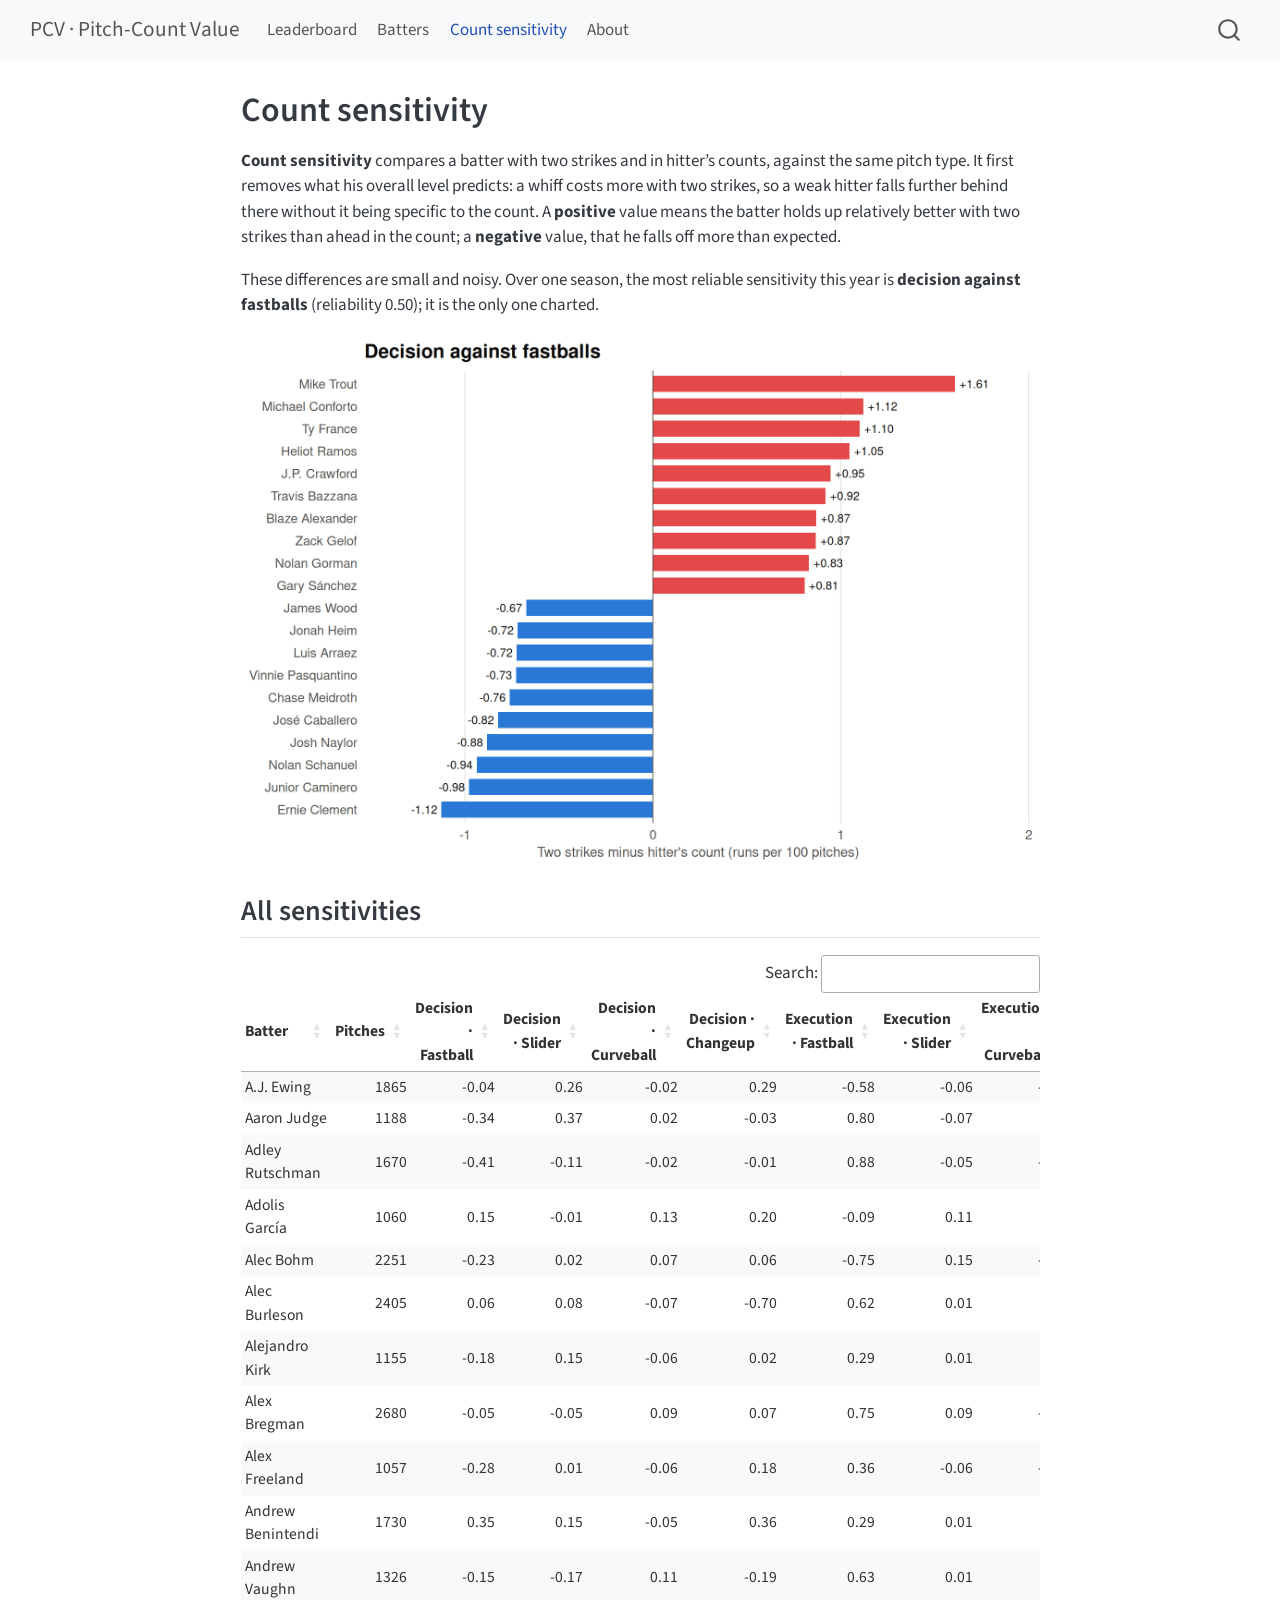
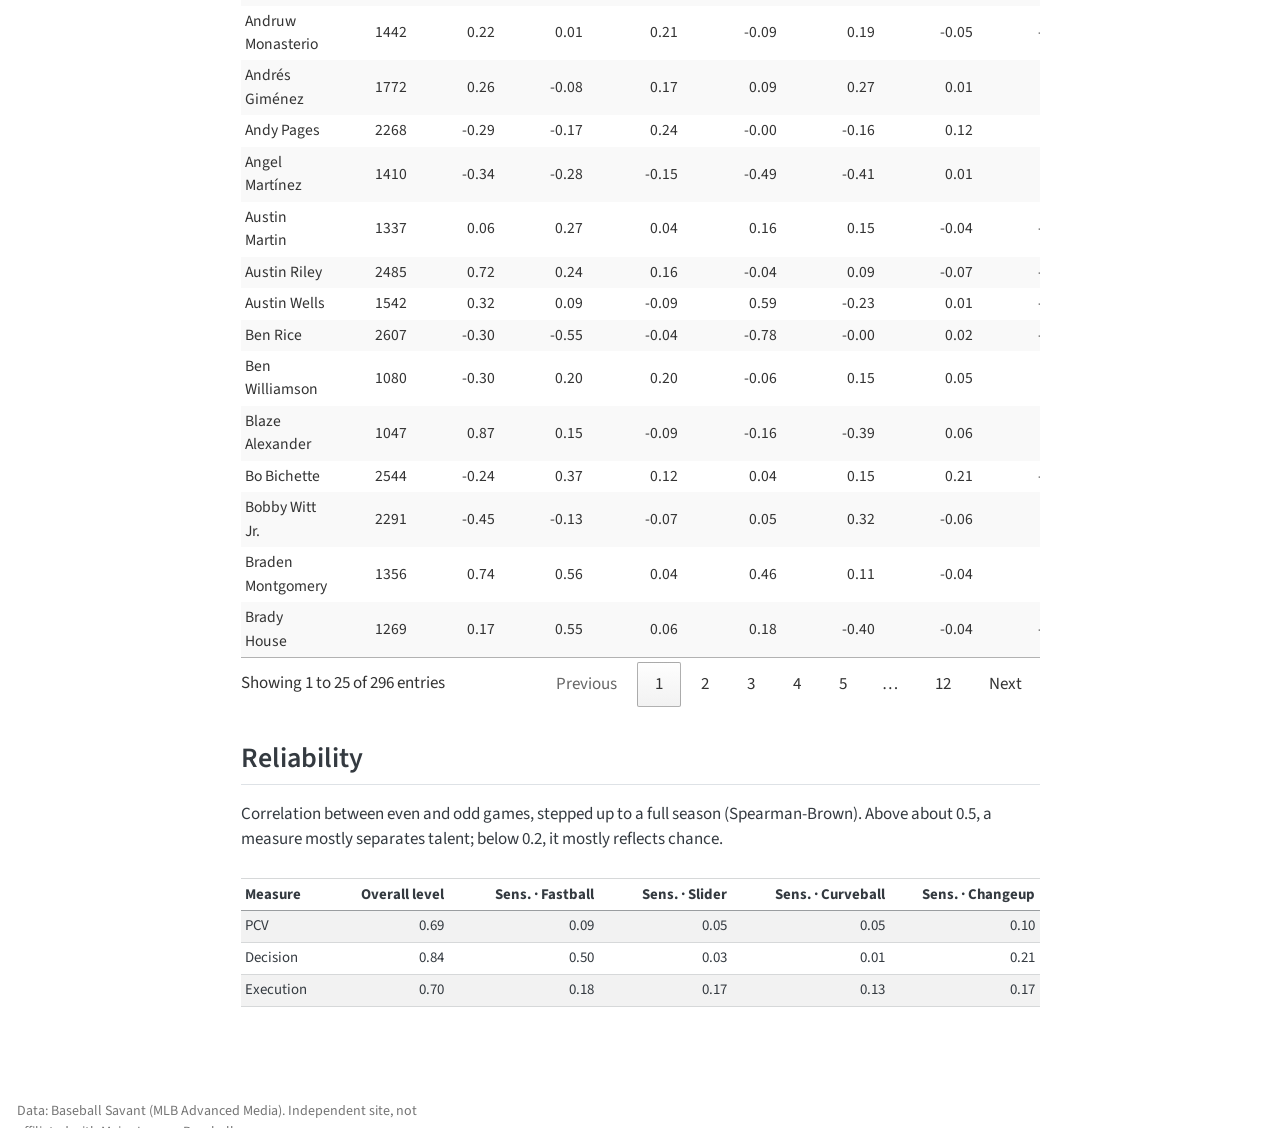
<file: sensitivity.html>
<!DOCTYPE html>
<html xmlns="http://www.w3.org/1999/xhtml" lang="en" xml:lang="en"><head>

<meta charset="utf-8">
<meta name="generator" content="quarto-1.10.19">

<meta name="viewport" content="width=device-width, initial-scale=1.0, user-scalable=yes">


<title>Count sensitivity – PCV · Pitch-Count Value</title>
<style>
/* Default styles provided by pandoc.
** See https://pandoc.org/MANUAL.html#variables-for-html for config info.
*/
span.smallcaps{font-variant: small-caps;}
div.columns{display: flex; gap: 1.5em;}
div.column{flex: auto;}
@media screen {
div.columns{gap: min(4vw, 1.5em);}
div.column{overflow-x: auto;}
}
div.hanging-indent{margin-left: 1.5em; text-indent: -1.5em;}
ul.task-list{list-style: none;}
ul.task-list li input[type="checkbox"] {
  width: 0.8em;
  margin: 0 0.8em 0.2em -1em; /* quarto-specific, see https://github.com/quarto-dev/quarto-cli/issues/4556 */ 
  vertical-align: middle;
}
</style>


<script src="site_libs/quarto-nav/quarto-nav.js"></script>
<script src="site_libs/quarto-nav/headroom.min.js"></script>
<script src="site_libs/clipboard/clipboard.min.js"></script>
<script src="site_libs/quarto-search/autocomplete.umd.js"></script>
<script src="site_libs/quarto-search/fuse.min.js"></script>
<script src="site_libs/quarto-search/quarto-search.js"></script>
<meta name="quarto:offset" content="./">
<script src="site_libs/quarto-html/quarto.js" type="module"></script>
<script src="site_libs/quarto-html/tabsets/tabsets.js" type="module"></script>
<script src="site_libs/quarto-html/popper.min.js"></script>
<script src="site_libs/quarto-html/tippy.umd.min.js"></script>
<script src="site_libs/quarto-html/anchor.min.js"></script>
<link href="site_libs/quarto-html/tippy.css" rel="stylesheet">
<link href="site_libs/quarto-html/quarto-syntax-highlighting-bf27225e3a48a9273f3daa8f8e829971.css" rel="stylesheet" id="quarto-text-highlighting-styles">
<script src="site_libs/bootstrap/bootstrap.min.js"></script>
<link href="site_libs/bootstrap/bootstrap-icons.css" rel="stylesheet">
<link href="site_libs/bootstrap/bootstrap-55617497126496852ff9f5a59253c640.min.css" rel="stylesheet" append-hash="true" id="quarto-bootstrap" data-mode="light">
<script id="quarto-search-options" type="application/json">{
  "location": "navbar",
  "copy-button": false,
  "collapse-after": 3,
  "panel-placement": "end",
  "type": "overlay",
  "limit": 50,
  "keyboard-shortcut": [
    "f",
    "/",
    "s"
  ],
  "show-item-context": false,
  "language": {
    "search-no-results-text": "No results",
    "search-matching-documents-text": "matching documents",
    "search-copy-link-title": "Copy link to search",
    "search-hide-matches-text": "Hide additional matches",
    "search-more-match-text": "more match in this document",
    "search-more-matches-text": "more matches in this document",
    "search-clear-button-title": "Clear",
    "search-text-placeholder": "",
    "search-detached-cancel-button-title": "Cancel",
    "search-submit-button-title": "Submit",
    "search-label": "Search"
  }
}</script>
<link href="site_libs/htmltools-fill-0.5.9/fill.css" rel="stylesheet">
<script src="site_libs/htmlwidgets-1.6.4/htmlwidgets.js"></script>
<link href="site_libs/datatables-css-0.0.0/datatables-crosstalk.css" rel="stylesheet">
<script src="site_libs/datatables-binding-0.34.0/datatables.js"></script>
<script src="site_libs/jquery-3.6.0/jquery-3.6.0.min.js"></script>
<link href="site_libs/dt-core-1.13.6/css/jquery.dataTables.min.css" rel="stylesheet">
<link href="site_libs/dt-core-1.13.6/css/jquery.dataTables.extra.css" rel="stylesheet">
<script src="site_libs/dt-core-1.13.6/js/jquery.dataTables.min.js"></script>
<link href="site_libs/crosstalk-1.2.2/css/crosstalk.min.css" rel="stylesheet">
<script src="site_libs/crosstalk-1.2.2/js/crosstalk.min.js"></script>


<link rel="stylesheet" href="styles.css">
</head>

<body class="nav-fixed fullcontent quarto-light">

<div id="quarto-search-results"></div>
  <header id="quarto-header" class="headroom fixed-top">
    <nav class="navbar navbar-expand-lg " data-bs-theme="dark">
      <div class="navbar-container container-fluid">
      <div class="navbar-brand-container mx-auto">
    <a class="navbar-brand" href="./index.html">
    <span class="navbar-title">PCV · Pitch-Count Value</span>
    </a>
  </div>
            <div id="quarto-search" class="" title="Search"></div>
          <button class="navbar-toggler" type="button" data-bs-toggle="collapse" data-bs-target="#navbarCollapse" aria-controls="navbarCollapse" role="menu" aria-expanded="false" aria-label="Toggle navigation" onclick="if (window.quartoToggleHeadroom) { window.quartoToggleHeadroom(); }">
  <span class="navbar-toggler-icon"></span>
</button>
          <div class="collapse navbar-collapse" id="navbarCollapse">
            <ul class="navbar-nav navbar-nav-scroll me-auto">
  <li class="nav-item">
    <a class="nav-link" href="./index.html"> 
<span class="menu-text">Leaderboard</span></a>
  </li>  
  <li class="nav-item">
    <a class="nav-link" href="./batters.html"> 
<span class="menu-text">Batters</span></a>
  </li>  
  <li class="nav-item">
    <a class="nav-link active" href="./sensitivity.html" aria-current="page"> 
<span class="menu-text">Count sensitivity</span></a>
  </li>  
  <li class="nav-item">
    <a class="nav-link" href="./about.html"> 
<span class="menu-text">About</span></a>
  </li>  
</ul>
          </div> <!-- /navcollapse -->
            <div class="quarto-navbar-tools">
</div>
      </div> <!-- /container-fluid -->
    </nav>
</header>
<!-- content -->
<div id="quarto-content" class="quarto-container page-columns page-rows-contents page-layout-article page-navbar">
<!-- sidebar -->
<!-- margin-sidebar -->
    
<!-- main -->
<main class="content" id="quarto-document-content">

<header id="title-block-header" class="quarto-title-block default">
<div class="quarto-title">
<h1 class="title">Count sensitivity</h1>
</div>



<div class="quarto-title-meta">

    
  
    
  </div>
  


</header>


<p><strong>Count sensitivity</strong> compares a batter with two strikes and in hitter’s counts, against the same pitch type. It first removes what his overall level predicts: a whiff costs more with two strikes, so a weak hitter falls further behind there without it being specific to the count. A <strong>positive</strong> value means the batter holds up relatively better with two strikes than ahead in the count; a <strong>negative</strong> value, that he falls off more than expected.</p>
<p>These differences are small and noisy. Over one season, the most reliable sensitivity this year is <strong>decision against fastballs</strong> (reliability 0.50); it is the only one charted.</p>
<div class="cell">
<div class="cell-output-display">
<div>
<figure class="figure">
<p><img src="sensitivity_files/figure-html/unnamed-chunk-2-1.png" class="img-fluid figure-img" alt="Horizontal bars: the 10 most positive and the 10 most negative batters for the most reliable sensitivity." width="864"></p>
</figure>
</div>
</div>
</div>
<section id="all-sensitivities" class="level2">
<h2 class="anchored" data-anchor-id="all-sensitivities">All sensitivities</h2>
<div class="cell">
<div class="cell-output-display">
<div class="datatables html-widget html-fill-item" id="htmlwidget-d171af45b9666eca38cf" style="width:100%;height:auto;"></div>
<script type="application/json" data-for="htmlwidget-d171af45b9666eca38cf">{"x":{"filter":"none","vertical":false,"data":[["A.J. Ewing","Aaron Judge","Adley Rutschman","Adolis García","Alec Bohm","Alec Burleson","Alejandro Kirk","Alex Bregman","Alex Freeland","Andrew Benintendi","Andrew Vaughn","Andruw Monasterio","Andrés Giménez","Andy Pages","Angel Martínez","Austin Martin","Austin Riley","Austin Wells","Ben Rice","Ben Williamson","Blaze Alexander","Bo Bichette","Bobby Witt Jr.","Braden Montgomery","Brady House","Brandon Lowe","Brandon Marsh","Brandon Nimmo","Brandon Valenzuela","Brayan Rocchio","Brett Baty","Brice Turang","Brooks Lee","Bryan Reynolds","Bryce Eldridge","Bryce Harper","Bryson Stott","Byron Buxton","CJ Abrams","Cal Raleigh","Caleb Durbin","Cam Smith","Carlos Cortes","Carlos Narváez","Carson Benge","Carson Kelly","Carter Jensen","Casey Schmitt","Ceddanne Rafaela","Cedric Mullins","Chandler Simpson","Chase DeLauter","Chase Meidroth","Christian Walker","Christian Yelich","Coby Mayo","Cody Bellinger","Cole Carrigg","Cole Young","Colson Montgomery","Colt Keith","Colton Cowser","Connor Norby","Cooper Pratt","Corbin Carroll","Corey Seager","Curtis Mead","Dane Myers","Daniel Schneemann","Dansby Swanson","Daulton Varsho","David Hamilton","Daylen Lile","Denzer Guzman","Dillon Dingler","Dominic Canzone","Dominic Smith","Drake Baldwin","Drew Gilbert","Dylan Beavers","Dylan Crews","Edouard Julien","Elly De La Cruz","Ernie Clement","Esmerlyn Valdez","Eugenio Suárez","Evan Carter","Ezequiel Duran","Ezequiel Tovar","Fernando Tatis Jr.","Francisco Alvarez","Francisco Lindor","Freddie Freeman","Gabriel Moreno","Garrett Mitchell","Gary Sánchez","Gavin Sheets","George Springer","Geraldo Perdomo","Gleyber Torres","Griffin Conine","Gunnar Henderson","Hao-Yu Lee","Heliot Ramos","Henry Bolte","Henry Davis","Heriberto Hernández","Hunter Goodman","Ian Happ","Ildemaro Vargas","Isaac Collins","Isaac Paredes","Iván Herrera","J.P. Crawford","J.T. Realmuto","JJ Bleday","JJ Wetherholt","Jac Caglianone","Jackson Chourio","Jackson Holliday","Jackson Merrill","Jacob Wilson","Jacob Young","Jake Bauers","Jake Burger","Jake Cronenworth","Jake Mangum","Jake McCarthy","Jakob Marsee","James Wood","Jared Triolo","Jared Young","Jarren Duran","Javier Sanoja","Jazz Chisholm Jr.","Jeff McNeil","Jeremiah Jackson","Jeremy Peña","Jesús Sánchez","Jo Adell","Joc Pederson","Joe Mack","Joey Ortiz","Jonah Heim","Jonathan Aranda","Jonny DeLuca","Jorbit Vivas","Jordan Walker","Jorge Soler","Jose Altuve","Josh Bell","Josh Jung","Josh Lowe","Josh Naylor","José Caballero","José Fermín","José Ramírez","José Tena","Juan Soto","Julio Rodríguez","Jung Hoo Lee","Junior Caminero","Justin Crawford","Kazuma Okamoto","Keibert Ruiz","Ketel Marte","Kevin McGonigle","Kody Clemens","Konnor Griffin","Kyle Isbel","Kyle Karros","Kyle Manzardo","Kyle Schwarber","Kyle Stowers","Kyle Tucker","Lane Thomas","Lars Nootbaar","Lawrence Butler","Leody Taveras","Liam Hicks","Luis Arraez","Luis García Jr.","Luis Rengifo","Luis Torrens","Luke Keaschall","Luke Raley","Maikel Garcia","Manny Machado","Marcell Ozuna","Marcus Semien","Mark Vientos","Masataka Yoshida","Masyn Winn","Matt Chapman","Matt McLain","Matt Olson","Matt Vierling","Mauricio Dubón","Max Muncy","Max Muncy","Michael Busch","Michael Conforto","Michael Harris II","Michael Massey","Mickey Moniak","Miguel Vargas","Mike Trout","Mike Yastrzemski","Moisés Ballesteros","Mookie Betts","Munetaka Murakami","Myles Straw","Nasim Nuñez","Nathan Church","Nathan Lukes","Nathaniel Lowe","Nick Fortes","Nick Gonzales","Nick Kurtz","Nick Loftin","Nick Sogard","Nico Hoerner","Nolan Arenado","Nolan Gorman","Nolan Schanuel","Oneil Cruz","Oswald Peraza","Otto Lopez","Owen Caissie","Ozzie Albies","Patrick Bailey","Paul Goldschmidt","Pete Alonso","Pete Crow-Armstrong","Rafael Devers","Randy Arozarena","Rhys Hoskins","Richie Palacios","Riley Greene","Ronald Acuña Jr.","Royce Lewis","Ryan Jeffers","Ryan McMahon","Ryan O'Hearn","Ryan Vilade","Ryan Waldschmidt","Sal Frelick","Sal Stewart","Salvador Perez","Sam Antonacci","Samuel Basallo","Seiya Suzuki","Shea Langeliers","Shohei Ohtani","Spencer Horwitz","Spencer Jones","Spencer Steer","Spencer Torkelson","Steven Kwan","TJ Rumfield","Taylor Trammell","Taylor Walls","Taylor Ward","Teoscar Hernández","Tim Tawa","Tommy Edman","Travis Bazzana","Trea Turner","Trent Grisham","Trevor Larnach","Tristan Peters","Troy Johnston","Ty France","Tyler O'Neill","Tyler Soderstrom","Tyler Stephenson","Vaughn Grissom","Victor Caratini","Vinnie Pasquantino","Vladimir Guerrero Jr.","Wade Meckler","Will Smith","Willi Castro","William Contreras","Willson Contreras","Willy Adames","Wilyer Abreu","Wyatt Langford","Xander Bogaerts","Xavier Edwards","Yainer Diaz","Yandy Díaz","Yordan Alvarez","Zach McKinstry","Zach Neto","Zack Gelof"],[1865,1188,1670,1060,2251,2405,1155,2680,1057,1730,1326,1442,1772,2268,1410,1337,2485,1542,2607,1080,1047,2544,2291,1356,1269,2548,2023,2497,1063,2169,1827,2790,2278,2637,1798,2677,2430,1445,2438,2187,2051,2290,1477,1124,2607,1582,2419,1414,1986,1855,1822,2090,2529,2390,2046,1851,2034,1375,2328,2369,1560,1592,1433,1024,2574,1576,1367,1292,1098,1826,1918,1450,2312,1076,2264,1925,1124,2317,1509,1459,1570,1067,2539,1840,1211,1990,1739,2251,1772,2474,1678,1899,2664,2304,2087,1097,1774,1988,2769,1718,1191,2726,1319,1679,1677,1081,1951,2079,2654,1610,1993,2868,2831,1994,1810,2048,2395,1919,2124,1287,2443,1103,1685,2313,2297,1686,1649,1849,2255,2540,1312,1266,2147,1554,2084,1727,1003,1742,1152,2470,1699,1241,1535,1394,2609,1302,1252,2343,1386,1949,2460,1558,1390,2080,1753,1474,2147,1088,1842,2350,2042,2610,1599,2575,1095,2218,2737,2184,1261,1064,1810,1392,2924,1866,2389,1478,1319,2140,1751,1984,2347,1922,1312,1065,2228,1063,1254,2613,1193,1998,1038,1024,2071,1363,1918,2823,1032,2203,2227,1066,2721,1177,2087,1577,1460,2701,2637,1674,1318,1889,2353,1219,1881,1673,1682,1691,1085,2141,1798,1537,1089,2361,2307,1205,1622,1703,1350,2438,1309,2441,1297,1463,2812,2782,2527,2654,1286,1447,2391,1826,1918,1470,1432,1690,1055,1063,1389,2670,2265,2100,1414,2660,1753,2305,1740,1200,1446,2519,2556,2296,1054,1593,2468,1893,1317,1165,2010,2578,1899,1651,1660,1541,1933,1006,1684,1837,1718,1375,1843,2121,1174,1138,1827,2211,2013,1894,2658,1836,2298,2224,1125,2490,2557,1535,2719,1618],[-0.043,-0.343,-0.407,0.15,-0.225,0.061,-0.185,-0.053,-0.284,0.35,-0.148,0.222,0.263,-0.292,-0.339,0.058,0.723,0.316,-0.3,-0.299,0.87,-0.24,-0.45,0.744,0.167,0.014,0.7,0.151,0.547,-0.256,0.21,-0.486,-0.649,-0.146,-0.115,-0.239,0.022,0.055,0.015,-0.225,-0.456,0.131,-0.07099999999999999,-0.017,-0.281,-0.003,0.305,0.058,-0.399,0.066,0.188,-0.319,-0.762,0.402,0.438,0.018,-0.327,-0.229,0.054,-0.313,-0.441,0.21,0.216,0.287,0.256,0.419,0.029,-0.443,-0.029,-0.446,-0.135,-0.668,0.015,-0.104,0.548,-0.549,0.021,0.61,0.063,0.35,0.499,-0.037,-0.076,-1.125,0.505,0.008999999999999999,0.629,0.62,0.389,0.447,-0.196,0.204,0.21,-0.516,-0.596,0.8070000000000001,0.08599999999999999,0.355,0.251,0.475,0.066,0.514,0.171,1.047,-0.055,0.04,-0.062,-0.11,-0.388,-0.549,-0.142,0.186,0.246,0.946,-0.197,0.695,-0.515,-0.193,-0.289,-0.492,-0.041,-0.37,0.253,-0.018,-0.01,0.328,-0.539,0.122,0.391,-0.674,-0.129,0.019,0.418,0.169,-0.331,0.041,-0.019,-0.136,-0.074,0.603,0.517,-0.253,-0.674,-0.719,0.677,0.438,0.352,-0.428,0.399,-0.282,0.384,0.158,0.718,-0.882,-0.824,-0.272,0.136,-0.16,0.191,0.602,-0.23,-0.979,-0.186,0.291,-0.123,-0.143,0.449,-0.514,-0.076,-0.474,-0.261,0.13,-0.642,0.209,0.054,-0.193,-0.028,-0.23,-0.128,0.177,-0.725,-0.634,0.51,-0.326,0.038,0.46,-0.464,0.502,-0.04,0.154,0.022,-0.247,-0.64,-0.366,0.221,0.388,-0.261,-0.642,0.318,-0.197,-0.014,1.12,0.609,0.295,0.081,-0.036,1.608,0.361,-0.535,0.205,0.388,0.004,0.151,-0.662,0.08400000000000001,0.051,-0.452,-0.152,-0.422,0.317,-0.633,-0.143,-0.412,0.831,-0.9370000000000001,-0.518,0.341,-0.224,0.245,0.388,0.247,0.303,0.062,0.38,0.658,-0.075,0.126,-0.519,-0.155,0.699,-0.213,-0.1,0.327,-0.154,0.515,-0.322,0.021,-0.424,0.793,0.064,-0.343,0.208,-0.059,-0.527,-0.528,0.493,0.328,0.299,0.066,0.196,-0.106,-0.206,0.058,-0.353,-0.264,0.369,0.919,-0.054,0.48,-0.322,-0.08599999999999999,0.189,1.101,0.108,-0.572,-0.167,0.227,-0.159,-0.728,0.138,-0.183,0.473,0.32,-0.065,0.491,0.15,0.51,-0.241,0.287,0.031,-0.384,0.251,0.264,-0.082,-0.178,0.868],[0.256,0.366,-0.108,-0.007,0.019,0.082,0.151,-0.048,0.013,0.155,-0.165,0.005,-0.078,-0.17,-0.282,0.268,0.236,0.092,-0.553,0.202,0.151,0.373,-0.13,0.5600000000000001,0.545,-0.057,0.034,0.102,0.064,0.07099999999999999,0.4,-0.022,-0.457,0.13,0.062,0.074,-0.334,-0.022,0.213,0.077,-0.118,-0.004,0.29,-0.226,-0.01,0.359,-0.236,-0.097,0.113,-0.127,-0.062,-0.07199999999999999,-0.203,0.633,-0.356,-0.462,-0.136,-0.029,0.316,0.344,0.013,-0.327,-0.273,-0.236,-0.311,0.265,0.025,0.08400000000000001,-0.014,0.137,-0.059,0.02,0.264,0.026,-0.022,0.167,0.276,-0.579,0.08599999999999999,-0.023,0.106,-0.436,0.015,-0.255,0.308,0.131,0.134,-0.308,-0.235,0.298,-0.006,0.235,0.036,-0.65,-0.044,-0.369,0.193,0.465,0.287,0.47,0.276,0.242,0.04,0.73,0.427,0.276,-0.107,0.049,0.014,-0.323,-0.214,-0.656,-0.206,-0.374,0.304,0.05,-0.103,-0.005,-0.237,0.037,-0.006,-0.007,0.379,-0.188,0.159,-0.646,-0.319,-0.145,-0.341,-0.258,0.424,0.233,0.08699999999999999,-0.131,-0.078,0.008999999999999999,0.131,0.335,0.102,0.038,0.281,0.22,-0.083,-0.166,-0.335,-0.321,0.014,0.434,-0.539,-0.47,0.175,0.154,0.016,0.39,-0.542,0.162,0.339,0.002,-0.128,0.018,0.092,-0.038,0.031,-0.097,-0.168,0.183,0.035,-0.3,0.214,0.17,0.481,-0.207,0.272,-0.269,0.187,0.089,0.17,-0.431,-0.343,-0.2,-0.26,0.11,0.113,-0.038,-0.139,-0.193,-0.021,0.033,0.191,-0.206,-0.064,-0.046,0.142,-0.093,-0.379,-0.205,-0.105,-0.012,-0.372,-0.043,0.168,0.395,-0.174,0.184,0.193,0.103,-0.018,-0.28,0.355,0.056,0.256,0.214,-0.001,0.024,0.164,0.014,0.045,0.344,-0.259,0.121,-0.161,-0.01,-0.425,0.275,-0.199,0.498,0.04,0.285,-0.02,0.286,0.054,-0.078,0.042,0.2,0.163,-0.301,-0.354,-0.006,0.152,0.417,0.038,-0.013,-0.005,-0.218,0.107,-0.06,-0.205,-0.125,0.599,-0.195,-0.265,-0.07099999999999999,-0.05,0.256,-0.044,-0.027,0.484,-0.08400000000000001,-0.304,-0.097,0.189,0.059,-0.043,-0.393,0.163,-0.067,0.236,0.051,0.455,0.48,-0.014,0.08,0.271,-0.059,-0.11,-0.061,-0.123,0.138,-0.073,0.617,-0.146,0.002,0.125,0.042,-0.5629999999999999,-0.273,-0.152,0.328,0.02,0.367,0.19,0.116,-0.217,0.157,-0.496,-0.345],[-0.022,0.018,-0.021,0.125,0.073,-0.066,-0.059,0.08699999999999999,-0.058,-0.048,0.111,0.208,0.174,0.237,-0.155,0.042,0.156,-0.092,-0.045,0.199,-0.08699999999999999,0.116,-0.073,0.035,0.056,0.167,-0.307,0.254,-0.068,-0.191,-0.08,-0.06900000000000001,0.049,0.029,0.238,-0.044,0.067,0.074,-0.035,0.031,0.303,0.007,-0.015,0.035,-0.318,0.331,0.127,-0.124,0.049,-0.032,0.138,-0.002,0.345,0.079,-0.016,0.09,0.021,-0.283,-0.046,0.265,0.119,-0.013,-0.028,-0.129,-0.103,0.023,0.082,-0.038,0.041,0.008999999999999999,0.037,0.094,-0.08599999999999999,0.024,-0.34,0.026,0.129,-0.223,0.1,-0.16,0.005,-0.008999999999999999,-0.245,-0.012,-0.073,0.03,-0.108,-0.111,-0.303,0.01,-0.011,-0.079,0.338,-0.286,0.159,0.091,0.276,0.01,-0.079,0.054,0.11,0.136,-0.244,0.029,0.132,0.067,-0.008999999999999999,0.122,0.209,-0.031,-0.059,-0.283,-0.295,-0.16,0.095,-0.08599999999999999,0.289,0.003,0.265,-0.226,0.224,-0.045,0.118,0.075,-0.004,0.115,0.059,0.215,0.067,-0.054,0.076,-0.019,0.192,0.132,0.005,0.07099999999999999,0.043,-0.034,-0.231,-0.023,-0.114,0.026,-0.015,-0.076,-0.475,0.061,0.014,0.039,-0.164,-0.141,0.481,0.174,-0.275,0.07099999999999999,0.127,0.216,-0.112,-0.13,0.144,0.039,-0.057,-0.117,0.032,-0.078,-0.103,0.051,0.031,0.033,0.118,0.055,0.167,-0.08599999999999999,0.146,0.19,0.074,0.131,0.001,-0.186,-0.23,0.027,0.076,0.132,-0.02,0.066,-0.291,0.146,0.093,0.211,0.045,0.03,0.067,0.022,-0.002,-0.093,0.07199999999999999,-0.104,-0.017,0.219,-0.027,-0.106,0.253,0.172,-0.421,0.108,0.147,-0.016,-0.287,-0.064,0.094,-0.042,-0.097,-0.078,-0.186,0.134,-0.187,0.127,0.121,-0.007,0.014,-0.077,0.004,0.08599999999999999,0.012,0.103,-0.003,-0.083,-0.043,-0.192,-0.213,-0.036,0.063,0.007,-0.06,-0.339,-0.424,-0.303,-0.007,0.108,-0.018,-0.098,0.153,0.173,-0.107,0.217,-0.102,-0.008999999999999999,0.08799999999999999,-0.098,-0.388,0.095,-0.267,-0.235,-0.053,-0.07199999999999999,-0.053,-0.015,-0.026,0.093,-0.13,0.102,0.043,0.386,-0.021,0.139,0.054,-0.042,0.092,0.429,-0.023,-0.083,0.079,-0.101,0.095,0.029,0.234,0.051,0.147,0.075,0.206,0.168,0.139,-0.081,0.074,-0.144,-0.07000000000000001,0.041,0.044,0.025,0.083,0.026,0.07099999999999999,-0.19,-0.386,-0.042,-0.316,-0.135],[0.286,-0.027,-0.015,0.204,0.056,-0.7,0.023,0.074,0.177,0.36,-0.192,-0.08699999999999999,0.08500000000000001,-0.001,-0.495,0.156,-0.044,0.594,-0.78,-0.059,-0.156,0.041,0.051,0.455,0.181,-0.34,0.075,-0.11,-0.326,-0.039,0.054,-0.444,0.363,0.647,0.307,0.263,-0.261,0.321,-0.488,0.379,0.19,-0.034,0.168,0.02,-0.208,0.05,0.139,-0.201,0.059,0.059,0.335,-0.094,-0.292,-0.008,-0.286,0.213,-0.156,-0.209,-0.165,0.556,-0.14,-0.311,0.2,-0.306,-0.363,0.336,0.033,0.134,0.081,-0.08400000000000001,-0.271,-0.33,0.001,0.08,-0.554,0.46,0.552,-0.182,0.313,-0.433,0.221,-0.011,0.448,-0.705,-0.32,0.121,0.378,0.057,-0.639,-0.216,0.368,-0.336,0.46,0.029,0.765,0.089,-0.52,0.35,-0.387,0.122,0.08400000000000001,0.189,0.011,0.113,0.359,0.332,0.488,-0.162,-0.393,-0.269,-0.439,0.006,-0.244,0.267,0.167,-0.125,-0.057,-0.361,0.027,-0.044,-0.287,-0.26,0.096,0.348,-0.328,-0.212,-0.101,0.066,0.3,0.655,0.163,-0.012,-0.17,0.051,0.232,-0.291,0.269,0.522,0.333,0.375,0.232,-0.277,-0.6830000000000001,0.056,-0.529,0.008,-0.241,0.704,-0.014,-0.058,0.007,0.36,0.124,0.588,0.074,0.431,-0.828,-0.041,0.19,0.099,0.006,0.199,0.014,0.529,-0.507,-0.406,0.01,-0.175,0.267,0.08400000000000001,-0.008999999999999999,-0.353,-0.001,0.115,0.461,-0.061,-0.02,0.412,0.321,-0.377,-0.624,0.031,-0.141,-0.002,0.429,-0.09,0.421,0.133,0.851,-0.081,0.4,0.039,0.331,-0.277,0.185,0.254,-0.242,-0.208,0.108,0.023,-0.09,-0.361,-0.428,-0.049,0.267,0.399,-0.524,-0.41,0.257,-0.218,0.178,-0.134,-0.645,-0.358,-0.497,-0.362,-0.235,0.015,0.376,-0.193,-0.033,-0.522,-0.129,-0.008,-0.172,0.032,0.268,0.281,0.494,-0.6860000000000001,0.431,-0.231,-0.083,0.234,-0.407,-0.154,-0.63,-0.198,-0.445,0.319,0.051,0.356,-0.1,-0.002,0.074,-0.062,-0.005,0.332,0.252,-0.192,-0.5,0.665,0.142,-0.347,0.251,-0.258,0.039,-0.538,-0.092,-0.378,0.34,0.423,0.089,0.34,0.401,0.073,-0.091,0.339,0.136,-0.167,-0.122,-0.045,0.36,-0.03,-0.103,0.178,0.037,-0.045,-0.159,0.301,0.089,0.083,0.209,0.174,-0.228,0.741,-0.285,0.898,0.298,0.523,-0.307,-0.113,-0.753,0.1,0.438,-0.097],[-0.584,0.8,0.876,-0.09,-0.748,0.623,0.292,0.752,0.357,0.295,0.633,0.186,0.273,-0.156,-0.41,0.149,0.091,-0.23,-0.004,0.147,-0.386,0.147,0.316,0.107,-0.403,0.37,0.305,-0.499,-0.192,0.494,-0.016,-0.222,0.207,-0.361,-0.642,0.244,-0.066,0.434,-0.265,-1.034,-0.24,-0.297,0.339,-0.24,0.032,0.113,-0.994,0.272,0.186,0.034,0.208,0.111,0.478,0.075,-0.31,0.176,0.216,0.066,0.19,-0.25,0.277,-0.233,-0.707,-0.138,-1.268,-0.803,0.184,0.356,-0.379,-0.879,0.278,0.181,0.267,0.188,0.099,0.263,0.726,0.159,0.205,-0.262,0.369,0.27,0.36,0.846,-0.735,0.736,-0.222,0.107,-0.386,-0.306,-0.5679999999999999,-0.419,-0.235,0.73,-0.839,-0.028,-0.051,0.22,0.296,-0.006,-0.314,-0.145,-0.645,-0.193,-0.439,-0.134,0.273,0.064,-0.774,0.029,-0.068,1.023,-0.215,-0.138,-0.212,-0.888,-0.012,-0.571,0.272,-0.175,0.282,0.047,0.163,0.459,0.158,0.901,0.042,-0.252,0.221,0.642,-0.057,0.036,-0.59,0.97,0.013,0.538,0.151,0.061,-0.514,-0.004,-0.022,0.332,-0.263,0.168,-0.825,0.094,0.286,-0.18,-0.832,-0.302,-0.113,0.242,-0.495,1.042,0.222,0.275,0.17,-0.139,0.013,0.196,0.316,0.367,-0.388,0.498,0.132,0.601,0.887,-0.19,0.111,0.053,-0.004,0.235,-0.385,-0.038,0.169,0.195,0.67,0.008999999999999999,-0.376,0.484,1.237,0.668,-0.188,-0.225,-0.016,0.1,0.423,0.645,0.676,0.343,-0.133,0.15,-0.234,-0.06900000000000001,-0.178,-1.261,0.026,0.946,0.803,-0.029,0.137,-0.486,0.147,-0.454,0.363,0.093,-0.341,-0.126,0.182,0.299,-0.442,-0.081,-0.498,0.449,-0.023,-0.403,0.387,0.192,-0.484,0.07199999999999999,0.01,0.785,0.008,-0.514,0.589,0.597,0.039,0.622,-0.216,0.199,-0.5590000000000001,-0.24,0.705,-0.38,-0.463,-0.295,-0.339,0.109,0.093,-0.736,-0.656,0.305,0.178,0.412,0.028,-0.373,0.116,-0.472,-0.296,0.796,0.291,-0.332,0.012,-0.978,0.26,-0.664,-0.853,-0.553,0.533,-0.019,-0.49,0.19,-0.186,0.139,0.093,-0.35,-0.398,0.163,0.135,0.442,-0.114,-0.049,-0.425,-0.423,0.347,0.198,-0.023,0.054,0.093,0.552,0.588,0.492,0.182,-0.301,0.216,0.359,-0.04,0.193,0.437,0.141,-0.225,-0.08599999999999999,0.763,-0.367,-0.096,-0.444],[-0.062,-0.07199999999999999,-0.051,0.114,0.151,0.007,0.005,0.08699999999999999,-0.056,0.011,0.015,-0.047,0.007,0.117,0.014,-0.042,-0.068,0.008999999999999999,0.016,0.053,0.055,0.212,-0.057,-0.044,-0.04,-0.176,-0.155,0.247,0.05,0.096,-0.118,0.052,0.18,-0.111,-0.134,0.021,0.216,-0.014,0.144,-0.122,0.07199999999999999,0.089,-0.08,-0.056,0.165,-0.08500000000000001,-0.033,-0.083,0.287,-0.158,0.095,-0.067,-0.106,-0.252,-0.118,-0.176,-0.004,0.021,-0.137,-0.148,0.047,0.014,-0.079,0.117,0.198,-0.06,0.107,-0.001,-0.081,-0.073,0.177,-0.101,0.366,-0.075,0.299,-0.155,0.075,-0.116,0.053,0.029,0.046,-0.075,-0.142,0.004,0.073,-0.229,-0.109,-0.153,0.089,-0.1,0.06,-0.052,0.06900000000000001,0.412,-0.016,-0.037,-0.038,-0.02,0.076,-0.039,-0.068,-0.097,-0.08,0.011,-0.032,0.036,-0.047,0.028,0.095,-0.031,-0.063,0.194,0.235,0.035,0.074,-0.124,0.055,-0.061,-0.04,-0.048,0.231,0.14,0.068,-0.131,-0.036,-0.077,0.22,-0.15,0.08599999999999999,-0.076,-0.05,-0.04,-0.02,0.02,0.116,-0.025,-0.01,-0.079,0.07099999999999999,-0.107,-0.07099999999999999,-0.07199999999999999,-0.224,-0.083,0.164,-0.031,-0.108,-0.141,-0.003,0.147,-0.143,0.044,-0.019,-0.044,0.065,-0.043,-0.061,-0.029,-0.089,0.264,0.166,0.192,0.116,0.037,-0.016,-0.078,-0.173,0.021,0.046,-0.033,-0.156,-0.019,-0.077,-0.126,0.157,-0.068,0.103,0.07099999999999999,0.007,0.057,0.256,0.203,0.111,-0.131,0.026,-0.078,-0.076,-0.163,-0.092,-0.132,-0.08,-0.031,0.029,-0.043,0.132,-0.07000000000000001,0.08599999999999999,0.114,-0.135,-0.108,-0.066,-0.105,0.217,0.132,0.004,0.175,0.176,-0.004,-0,0.006,-0.257,-0.067,0.06,0.036,0.068,-0.08799999999999999,-0.065,-0.051,0.079,-0.023,-0.008,0.123,-0.097,0.008999999999999999,0.104,0.101,-0.17,0.031,-0.163,0.1,0.051,-0.006,0.262,0.147,0.104,0.115,-0.145,0.055,-0.106,-0.027,-0.059,-0.043,-0.103,-0.03,-0.074,-0.136,0.016,-0.033,0.24,-0.004,0.017,0.02,0.042,0.103,-0.056,0.08799999999999999,0.028,-0.134,0.03,-0.008,-0.111,-0.08400000000000001,-0.029,-0.132,-0.055,-0.083,-0.005,-0.173,0.032,0.117,-0.005,-0.091,0.119,-0.132,-0.058,-0.052,0.07000000000000001,0.008,0.007,0.076,-0.058,-0.103,-0.144,0.05,0.133,-0.135,0.198,0.036,0.137,0.129,0.184,0.472,0.094,0.05,0.023,0.163],[-0.14,0.137,-0.016,0.351,-0.091,1.055,0.439,-0.174,-0.076,0.104,0.102,-0.356,0.409,0.499,0.925,-0.094,-0.083,-0.583,-0.052,0.051,0.315,-0.302,0.872,0.205,-0.253,-0.264,-0.222,-0.08500000000000001,-0.214,-0.181,0.059,-0.384,-0.318,-0.986,-0.06900000000000001,-0.241,0.149,-0.095,0.858,-0.457,0.116,0.793,0.278,0.48,-0.358,0.142,0.694,0.13,0.015,-0.163,-0.08599999999999999,-0.421,0.055,-0.394,-0.103,0.29,0.655,-0.381,0.38,-0.209,-0.28,-0.125,-0.208,-0.076,0.836,0.013,-0.539,-0.033,0.224,-0.473,0.207,-0.315,0.958,0.384,-0.582,-0.511,-0.472,0.42,-0.803,-0.176,-0.288,0.191,0.469,0.319,-0.378,-0.182,-0.326,0.292,0.5620000000000001,1.033,0.382,0.079,0.265,0.335,-0.8159999999999999,-0.335,0.61,-0.07199999999999999,0.386,-0.273,0.151,0.459,-0.85,-0.252,0.312,-0.353,-0.385,-0.732,0.285,0.38,-0.011,-0.019,0.08599999999999999,0.392,-0.011,-0.135,-0.248,-0.585,0.312,-0.181,-0.05,0.015,-0.018,-0.68,0.322,-0.5610000000000001,0.637,-0.008,-0.017,-0.906,-0.134,-1.035,0.14,0.282,-0.393,-0.41,-0.391,-0.279,0.469,0.502,0.319,-0.528,0.183,-0.464,0.388,0.126,0.441,-1.12,0.117,0.229,-1.01,-0.266,1.194,0.029,-0.429,0.351,0.656,-0.104,0.021,0.231,0.444,-0.71,0.256,-0.248,0.375,0.975,0.132,-0.599,-0.037,0.188,-0.435,0.187,-0.304,-0.663,0.514,-0.249,1.251,-0.519,0.041,0.826,0.619,0.43,0.079,0.215,0.096,-0.498,0.554,-0.129,-0.483,0.343,0.145,-0.207,-0.167,0.371,0.362,-0.186,0.281,0.501,-1.234,0.022,-0.2,-0.135,0.163,0.286,0.8080000000000001,0.16,-0.094,-0.381,-0.207,-0.077,1.389,0.08500000000000001,0.449,0.377,0.759,-0.13,0.349,-0.097,0.327,-0.286,0.123,0.189,0.08699999999999999,-0.227,0.002,0.119,-0.416,-0.297,-0.236,0.621,0.03,-0.18,-0.011,0.255,0.625,0.437,0.09,0.5610000000000001,0.484,0.007,-0.6840000000000001,0.445,-0.147,-0.041,0.695,-0.219,0.354,0.313,-0.136,0.405,-0.569,0.301,-1.355,-0.331,-0.164,0.253,0.283,-0.321,0.248,0.123,-0.243,-0.036,-0.27,-0.216,-0.067,-0.05,-0.097,-0.034,0.083,-0.364,-0.466,0.527,-0.128,0.307,0.39,0.076,0.511,0.281,-0.108,-0.701,-0.059,-0.121,0.246,-0.484,0.34,-0.11,-0.07199999999999999,0.233,-0.309,0.373,0.128,0.079,1.575,-0.189,-0.497,-0.056],[-0.537,0.256,0.482,0.156,0.267,0.319,-0.122,-0.028,-0.19,-0.52,0.251,0.411,0.303,0.616,0.525,-0.19,-0.157,-0.357,-0.332,0.106,0.439,0.676,0.332,-0.354,-0.051,0.233,0.003,-0.317,-0.117,0.207,0.549,0.308,0.176,-0.061,-0.076,0.243,0.897,-0.226,-0.427,0.201,-0.065,-0.544,0.407,0.298,0.264,0.222,0.08,0.327,0.401,0.438,-0.003,-0.057,0.17,0.407,0.161,0.746,-0.435,0.7,0.554,-0.094,-0.269,-0.463,-0.517,0.012,0.534,0.326,0.292,0.04,-0.002,0.363,0.28,0.08500000000000001,0.113,-0.668,-0.11,0.247,-0.039,-0.119,-0.284,0.098,-0.672,-0.323,0.022,0.263,-0.836,-0.464,-0.364,-0.178,0.27,0.486,0.05,0.401,0.294,0.231,-0.738,-0.344,-0.302,0.055,1.051,0.264,-0.695,0.787,-0.224,0.175,-0.194,-0.051,-0.895,-0.143,0.019,0.615,-0.222,0.641,0.603,0.602,0.175,-0.828,0.03,-0.216,-0.54,-0.054,-0.308,-0.056,0.163,-0.389,-0.552,-0.24,0.107,-0.287,0.288,-0.164,-0.041,0.077,0.045,0.114,-0.266,0.197,0.181,0.142,0.216,0.506,-0.486,-0.297,-0.275,-0.179,0.13,0.09,-0.21,0.428,-0.148,0.248,0.024,-0.007,0.465,-0.744,0.754,0.43,0.6899999999999999,-0.292,-0.227,0.306,0.238,0.161,0.387,-0.319,0.317,0.361,0.525,0.246,0.267,-0.131,0.376,-0.158,-0.819,-0.387,-0.125,-0.099,-0.164,-0.097,0.08699999999999999,0.439,0.8080000000000001,0.227,0.41,0.031,-0.096,-0.739,-0.056,-0.471,-0.131,0.265,-0.063,0.283,-0.031,-0.122,-0.253,0.056,0.375,0.024,-0.651,0.041,-0.863,0.229,0.963,0.837,-0.361,0.042,0.627,0.129,-0.044,0.049,-0.312,-0.017,0.511,0.912,0.646,-0.062,-0.13,-0.195,-0.34,-0.049,0.6850000000000001,0.769,-0.099,-0.333,-0.102,-0.699,-0.386,-0.521,0.099,0.713,-0.368,0.161,0.5659999999999999,0.754,0.433,0.134,0.185,0.2,-0.793,0.49,-0.217,-0.094,-0.655,-0.097,0.061,-0.5600000000000001,-0.14,0.466,-0.37,-0.003,0.208,-0.224,-0.323,-0.092,0.124,0.019,-0.031,-0.418,-0.129,0.626,-0.241,-0.445,0.189,-0.286,0.043,0.178,-0.056,0.44,-0.299,-0.631,-0.111,0.146,0.601,-0.388,-0.341,-0.831,0.007,-0.577,0.224,0.333,-0.371,0.164,-0.587,-0.25,-0.48,-0.388,0.376,-0.12,-0.372,0.012,-0.132,0.281,1.095,-0.209,-0.015,-0.548]],"container":"<table class=\"compact stripe hover\">\n  <thead>\n    <tr>\n      <th>Batter<\/th>\n      <th>Pitches<\/th>\n      <th>Decision · Fastball<\/th>\n      <th>Decision · Slider<\/th>\n      <th>Decision · Curveball<\/th>\n      <th>Decision · Changeup<\/th>\n      <th>Execution · Fastball<\/th>\n      <th>Execution · Slider<\/th>\n      <th>Execution · Curveball<\/th>\n      <th>Execution · Changeup<\/th>\n    <\/tr>\n  <\/thead>\n<\/table>","options":{"pageLength":25,"scrollX":true,"dom":"frtip","columnDefs":[{"targets":2,"render":"function(data, type, row, meta) {\n    return type !== 'display' ? data : DTWidget.formatRound(data, 2, 3, \",\", \".\", null);\n  }"},{"targets":3,"render":"function(data, type, row, meta) {\n    return type !== 'display' ? data : DTWidget.formatRound(data, 2, 3, \",\", \".\", null);\n  }"},{"targets":4,"render":"function(data, type, row, meta) {\n    return type !== 'display' ? data : DTWidget.formatRound(data, 2, 3, \",\", \".\", null);\n  }"},{"targets":5,"render":"function(data, type, row, meta) {\n    return type !== 'display' ? data : DTWidget.formatRound(data, 2, 3, \",\", \".\", null);\n  }"},{"targets":6,"render":"function(data, type, row, meta) {\n    return type !== 'display' ? data : DTWidget.formatRound(data, 2, 3, \",\", \".\", null);\n  }"},{"targets":7,"render":"function(data, type, row, meta) {\n    return type !== 'display' ? data : DTWidget.formatRound(data, 2, 3, \",\", \".\", null);\n  }"},{"targets":8,"render":"function(data, type, row, meta) {\n    return type !== 'display' ? data : DTWidget.formatRound(data, 2, 3, \",\", \".\", null);\n  }"},{"targets":9,"render":"function(data, type, row, meta) {\n    return type !== 'display' ? data : DTWidget.formatRound(data, 2, 3, \",\", \".\", null);\n  }"},{"className":"dt-right","targets":[1,2,3,4,5,6,7,8,9]},{"name":"Batter","targets":0},{"name":"Pitches","targets":1},{"name":"Decision · Fastball","targets":2},{"name":"Decision · Slider","targets":3},{"name":"Decision · Curveball","targets":4},{"name":"Decision · Changeup","targets":5},{"name":"Execution · Fastball","targets":6},{"name":"Execution · Slider","targets":7},{"name":"Execution · Curveball","targets":8},{"name":"Execution · Changeup","targets":9}],"order":[],"autoWidth":false,"orderClasses":false}},"evals":["options.columnDefs.0.render","options.columnDefs.1.render","options.columnDefs.2.render","options.columnDefs.3.render","options.columnDefs.4.render","options.columnDefs.5.render","options.columnDefs.6.render","options.columnDefs.7.render"],"jsHooks":[]}</script>
</div>
</div>
</section>
<section id="reliability" class="level2">
<h2 class="anchored" data-anchor-id="reliability">Reliability</h2>
<p>Correlation between even and odd games, stepped up to a full season (Spearman-Brown). Above about 0.5, a measure mostly separates talent; below 0.2, it mostly reflects chance.</p>
<div class="cell">
<div class="cell-output-display">
<table class="caption-top table table-sm table-striped small">
<colgroup>
<col style="width: 10%">
<col style="width: 15%">
<col style="width: 18%">
<col style="width: 16%">
<col style="width: 19%">
<col style="width: 18%">
</colgroup>
<thead>
<tr class="header">
<th style="text-align: left;">Measure</th>
<th style="text-align: right;">Overall level</th>
<th style="text-align: right;">Sens. · Fastball</th>
<th style="text-align: right;">Sens. · Slider</th>
<th style="text-align: right;">Sens. · Curveball</th>
<th style="text-align: right;">Sens. · Changeup</th>
</tr>
</thead>
<tbody>
<tr class="odd">
<td style="text-align: left;">PCV</td>
<td style="text-align: right;">0.69</td>
<td style="text-align: right;">0.09</td>
<td style="text-align: right;">0.05</td>
<td style="text-align: right;">0.05</td>
<td style="text-align: right;">0.10</td>
</tr>
<tr class="even">
<td style="text-align: left;">Decision</td>
<td style="text-align: right;">0.84</td>
<td style="text-align: right;">0.50</td>
<td style="text-align: right;">0.03</td>
<td style="text-align: right;">0.01</td>
<td style="text-align: right;">0.21</td>
</tr>
<tr class="odd">
<td style="text-align: left;">Execution</td>
<td style="text-align: right;">0.70</td>
<td style="text-align: right;">0.18</td>
<td style="text-align: right;">0.17</td>
<td style="text-align: right;">0.13</td>
<td style="text-align: right;">0.17</td>
</tr>
</tbody>
</table>
</div>
</div>


</section>

</main> <!-- /main -->
<script id="quarto-html-after-body" type="application/javascript">
  window.document.addEventListener("DOMContentLoaded", function (event) {
    const icon = "";
    const anchorJS = new window.AnchorJS();
    anchorJS.options = {
      placement: 'right',
      icon: icon
    };
    anchorJS.add('.anchored');
    const isCodeAnnotation = (el) => {
      for (const clz of el.classList) {
        if (clz.startsWith('code-annotation-')) {                     
          return true;
        }
      }
      return false;
    }
    const onCopySuccess = function(e) {
      // button target
      const button = e.trigger;
      // don't keep focus
      button.blur();
      // flash "checked"
      button.classList.add('code-copy-button-checked');
      var currentTitle = button.getAttribute("title");
      button.setAttribute("title", "Copied!");
      let tooltip;
      if (window.bootstrap) {
        button.setAttribute("data-bs-toggle", "tooltip");
        button.setAttribute("data-bs-placement", "left");
        button.setAttribute("data-bs-title", "Copied!");
        tooltip = new bootstrap.Tooltip(button, 
          { trigger: "manual", 
            customClass: "code-copy-button-tooltip",
            offset: [0, -8]});
        tooltip.show();    
      }
      setTimeout(function() {
        if (tooltip) {
          tooltip.hide();
          button.removeAttribute("data-bs-title");
          button.removeAttribute("data-bs-toggle");
          button.removeAttribute("data-bs-placement");
        }
        button.setAttribute("title", currentTitle);
        button.classList.remove('code-copy-button-checked');
      }, 1000);
      // clear code selection
      e.clearSelection();
    }
    const getTextToCopy = function(trigger) {
      const outerScaffold = trigger.parentElement.cloneNode(true);
      const codeEl = outerScaffold.querySelector('code');
      for (const childEl of codeEl.children) {
        if (isCodeAnnotation(childEl)) {
          childEl.remove();
        }
      }
      return codeEl.innerText;
    }
    const clipboard = new window.ClipboardJS('.code-copy-button:not([data-in-quarto-modal])', {
      text: getTextToCopy
    });
    clipboard.on('success', onCopySuccess);
    if (window.document.getElementById('quarto-embedded-source-code-modal')) {
      const clipboardModal = new window.ClipboardJS('.code-copy-button[data-in-quarto-modal]', {
        text: getTextToCopy,
        container: window.document.getElementById('quarto-embedded-source-code-modal')
      });
      clipboardModal.on('success', onCopySuccess);
    }
      var localhostRegex = new RegExp(/^(?:http|https):\/\/localhost\:?[0-9]*\//);
      var mailtoRegex = new RegExp(/^mailto:/);
        var filterRegex = new RegExp("https:\/\/julienmiron\.github\.io\/vlc-baseball\/");
      var isInternal = (href) => {
          return filterRegex.test(href) || localhostRegex.test(href) || mailtoRegex.test(href);
      }
      // Inspect non-navigation links and adorn them if external
     var links = window.document.querySelectorAll('a[href]:not(.nav-link):not(.navbar-brand):not(.toc-action):not(.sidebar-link):not(.sidebar-item-toggle):not(.pagination-link):not(.no-external):not([aria-hidden]):not(.dropdown-item):not(.quarto-navigation-tool):not(.about-link)');
      for (var i=0; i<links.length; i++) {
        const link = links[i];
        if (!isInternal(link.href)) {
          // undo the damage that might have been done by quarto-nav.js in the case of
          // links that we want to consider external
          if (link.dataset.originalHref !== undefined) {
            link.href = link.dataset.originalHref;
          }
        }
      }
    function tippyHover(el, contentFn, onTriggerFn, onUntriggerFn) {
      const config = {
        allowHTML: true,
        maxWidth: 500,
        delay: 100,
        arrow: false,
        appendTo: function(el) {
            return el.parentElement;
        },
        interactive: true,
        interactiveBorder: 10,
        theme: 'quarto',
        placement: 'bottom-start',
      };
      if (contentFn) {
        config.content = contentFn;
      }
      if (onTriggerFn) {
        config.onTrigger = onTriggerFn;
      }
      if (onUntriggerFn) {
        config.onUntrigger = onUntriggerFn;
      }
      window.tippy(el, config); 
    }
    const noterefs = window.document.querySelectorAll('a[role="doc-noteref"]');
    for (var i=0; i<noterefs.length; i++) {
      const ref = noterefs[i];
      tippyHover(ref, function() {
        // use id or data attribute instead here
        let href = ref.getAttribute('data-footnote-href') || ref.getAttribute('href');
        try { href = new URL(href).hash; } catch {}
        const id = href.replace(/^#\/?/, "");
        const note = window.document.getElementById(id);
        if (note) {
          return note.innerHTML;
        } else {
          return "";
        }
      });
    }
    const xrefs = window.document.querySelectorAll('a.quarto-xref');
    const processXRef = (id, note) => {
      // Strip column container classes
      const stripColumnClz = (el) => {
        el.classList.remove("page-full", "page-columns");
        if (el.children) {
          for (const child of el.children) {
            stripColumnClz(child);
          }
        }
      }
      stripColumnClz(note)
      if (id === null || id.startsWith('sec-')) {
        // Special case sections, only their first couple elements
        const container = document.createElement("div");
        if (note.children && note.children.length > 2) {
          container.appendChild(note.children[0].cloneNode(true));
          for (let i = 1; i < note.children.length; i++) {
            const child = note.children[i];
            if (child.tagName === "P" && child.innerText === "") {
              continue;
            } else {
              container.appendChild(child.cloneNode(true));
              break;
            }
          }
          if (window.Quarto?.typesetMath) {
            window.Quarto.typesetMath(container);
          }
          return container.innerHTML
        } else {
          if (window.Quarto?.typesetMath) {
            window.Quarto.typesetMath(note);
          }
          return note.innerHTML;
        }
      } else {
        // Remove any anchor links if they are present
        const anchorLink = note.querySelector('a.anchorjs-link');
        if (anchorLink) {
          anchorLink.remove();
        }
        if (window.Quarto?.typesetMath) {
          window.Quarto.typesetMath(note);
        }
        if (note.classList.contains("callout")) {
          return note.outerHTML;
        } else {
          return note.innerHTML;
        }
      }
    }
    for (var i=0; i<xrefs.length; i++) {
      const xref = xrefs[i];
      tippyHover(xref, undefined, function(instance) {
        instance.disable();
        let url = xref.getAttribute('href');
        let hash = undefined; 
        if (url.startsWith('#')) {
          hash = url;
        } else {
          try { hash = new URL(url).hash; } catch {}
        }
        if (hash) {
          const id = hash.replace(/^#\/?/, "");
          const note = window.document.getElementById(id);
          if (note !== null) {
            try {
              const html = processXRef(id, note.cloneNode(true));
              instance.setContent(html);
            } finally {
              instance.enable();
              instance.show();
            }
          } else {
            // See if we can fetch this
            fetch(url.split('#')[0])
            .then(res => res.text())
            .then(html => {
              const parser = new DOMParser();
              const htmlDoc = parser.parseFromString(html, "text/html");
              const note = htmlDoc.getElementById(id);
              if (note !== null) {
                const html = processXRef(id, note);
                instance.setContent(html);
              } 
            }).finally(() => {
              instance.enable();
              instance.show();
            });
          }
        } else {
          // See if we can fetch a full url (with no hash to target)
          // This is a special case and we should probably do some content thinning / targeting
          fetch(url)
          .then(res => res.text())
          .then(html => {
            const parser = new DOMParser();
            const htmlDoc = parser.parseFromString(html, "text/html");
            const note = htmlDoc.querySelector('main.content');
            if (note !== null) {
              // This should only happen for chapter cross references
              // (since there is no id in the URL)
              // remove the first header
              if (note.children.length > 0 && note.children[0].tagName === "HEADER") {
                note.children[0].remove();
              }
              const html = processXRef(null, note);
              instance.setContent(html);
            } 
          }).finally(() => {
            instance.enable();
            instance.show();
          });
        }
      }, function(instance) {
      });
    }
        let selectedAnnoteEl;
        const selectorForAnnotation = ( cell, annotation) => {
          let cellAttr = 'data-code-cell="' + cell + '"';
          let lineAttr = 'data-code-annotation="' +  annotation + '"';
          const selector = 'span[' + cellAttr + '][' + lineAttr + ']';
          return selector;
        }
        const selectCodeLines = (annoteEl) => {
          const doc = window.document;
          const targetCell = annoteEl.getAttribute("data-target-cell");
          const targetAnnotation = annoteEl.getAttribute("data-target-annotation");
          const annoteSpan = window.document.querySelector(selectorForAnnotation(targetCell, targetAnnotation));
          const lines = annoteSpan.getAttribute("data-code-lines").split(",");
          const lineIds = lines.map((line) => {
            return targetCell + "-" + line;
          })
          let top = null;
          let height = null;
          let parent = null;
          if (lineIds.length > 0) {
              //compute the position of the single el (top and bottom and make a div)
              const el = window.document.getElementById(lineIds[0]);
              top = el.offsetTop;
              height = el.offsetHeight;
              parent = el.parentElement.parentElement;
            if (lineIds.length > 1) {
              const lastEl = window.document.getElementById(lineIds[lineIds.length - 1]);
              const bottom = lastEl.offsetTop + lastEl.offsetHeight;
              height = bottom - top;
            }
            if (top !== null && height !== null && parent !== null) {
              // cook up a div (if necessary) and position it 
              let div = window.document.getElementById("code-annotation-line-highlight");
              if (div === null) {
                div = window.document.createElement("div");
                div.setAttribute("id", "code-annotation-line-highlight");
                div.style.position = 'absolute';
                parent.appendChild(div);
              }
              div.style.top = top - 2 + "px";
              div.style.height = height + 4 + "px";
              div.style.left = 0;
              let gutterDiv = window.document.getElementById("code-annotation-line-highlight-gutter");
              if (gutterDiv === null) {
                gutterDiv = window.document.createElement("div");
                gutterDiv.setAttribute("id", "code-annotation-line-highlight-gutter");
                gutterDiv.style.position = 'absolute';
                const codeCell = window.document.getElementById(targetCell);
                const gutter = codeCell.querySelector('.code-annotation-gutter');
                gutter.appendChild(gutterDiv);
              }
              gutterDiv.style.top = top - 2 + "px";
              gutterDiv.style.height = height + 4 + "px";
            }
            selectedAnnoteEl = annoteEl;
          }
        };
        const unselectCodeLines = () => {
          const elementsIds = ["code-annotation-line-highlight", "code-annotation-line-highlight-gutter"];
          elementsIds.forEach((elId) => {
            const div = window.document.getElementById(elId);
            if (div) {
              div.remove();
            }
          });
          selectedAnnoteEl = undefined;
        };
          // Handle positioning of the toggle
      window.addEventListener(
        "resize",
        throttle(() => {
          elRect = undefined;
          if (selectedAnnoteEl) {
            selectCodeLines(selectedAnnoteEl);
          }
        }, 10)
      );
      function throttle(fn, ms) {
      let throttle = false;
      let timer;
        return (...args) => {
          if(!throttle) { // first call gets through
              fn.apply(this, args);
              throttle = true;
          } else { // all the others get throttled
              if(timer) clearTimeout(timer); // cancel #2
              timer = setTimeout(() => {
                fn.apply(this, args);
                timer = throttle = false;
              }, ms);
          }
        };
      }
        // Attach click handler to the DT
        const annoteDls = window.document.querySelectorAll('dt[data-target-cell]');
        for (const annoteDlNode of annoteDls) {
          annoteDlNode.addEventListener('click', (event) => {
            const clickedEl = event.target;
            if (clickedEl !== selectedAnnoteEl) {
              unselectCodeLines();
              const activeEl = window.document.querySelector('dt[data-target-cell].code-annotation-active');
              if (activeEl) {
                activeEl.classList.remove('code-annotation-active');
              }
              selectCodeLines(clickedEl);
              clickedEl.classList.add('code-annotation-active');
            } else {
              // Unselect the line
              unselectCodeLines();
              clickedEl.classList.remove('code-annotation-active');
            }
          });
        }
    const findCites = (el) => {
      const parentEl = el.parentElement;
      if (parentEl) {
        const cites = parentEl.dataset.cites;
        if (cites) {
          return {
            el,
            cites: cites.split(' ')
          };
        } else {
          return findCites(el.parentElement)
        }
      } else {
        return undefined;
      }
    };
    var bibliorefs = window.document.querySelectorAll('a[role="doc-biblioref"]');
    for (var i=0; i<bibliorefs.length; i++) {
      const ref = bibliorefs[i];
      const citeInfo = findCites(ref);
      if (citeInfo) {
        tippyHover(citeInfo.el, function() {
          var popup = window.document.createElement('div');
          citeInfo.cites.forEach(function(cite) {
            var citeDiv = window.document.createElement('div');
            citeDiv.classList.add('hanging-indent');
            citeDiv.classList.add('csl-entry');
            var biblioDiv = window.document.getElementById('ref-' + cite);
            if (biblioDiv) {
              citeDiv.innerHTML = biblioDiv.innerHTML;
            }
            popup.appendChild(citeDiv);
          });
          return popup.innerHTML;
        });
      }
    }
  });
  </script>
</div> <!-- /content -->
<footer class="footer">
  <div class="nav-footer">
    <div class="nav-footer-left">
<p>Data: Baseball Savant (MLB Advanced Media). Independent site, not affiliated with Major League Baseball.</p>
</div>   
    <div class="nav-footer-center">
      &nbsp;
    </div>
    <div class="nav-footer-right">
      &nbsp;
    </div>
  </div>
</footer>




</body></html>
</file>
<file: site_libs/quarto-html/tippy.css>
.tippy-box[data-animation=fade][data-state=hidden]{opacity:0}[data-tippy-root]{max-width:calc(100vw - 10px)}.tippy-box{position:relative;background-color:#333;color:#fff;border-radius:4px;font-size:14px;line-height:1.4;white-space:normal;outline:0;transition-property:transform,visibility,opacity}.tippy-box[data-placement^=top]>.tippy-arrow{bottom:0}.tippy-box[data-placement^=top]>.tippy-arrow:before{bottom:-7px;left:0;border-width:8px 8px 0;border-top-color:initial;transform-origin:center top}.tippy-box[data-placement^=bottom]>.tippy-arrow{top:0}.tippy-box[data-placement^=bottom]>.tippy-arrow:before{top:-7px;left:0;border-width:0 8px 8px;border-bottom-color:initial;transform-origin:center bottom}.tippy-box[data-placement^=left]>.tippy-arrow{right:0}.tippy-box[data-placement^=left]>.tippy-arrow:before{border-width:8px 0 8px 8px;border-left-color:initial;right:-7px;transform-origin:center left}.tippy-box[data-placement^=right]>.tippy-arrow{left:0}.tippy-box[data-placement^=right]>.tippy-arrow:before{left:-7px;border-width:8px 8px 8px 0;border-right-color:initial;transform-origin:center right}.tippy-box[data-inertia][data-state=visible]{transition-timing-function:cubic-bezier(.54,1.5,.38,1.11)}.tippy-arrow{width:16px;height:16px;color:#333}.tippy-arrow:before{content:"";position:absolute;border-color:transparent;border-style:solid}.tippy-content{position:relative;padding:5px 9px;z-index:1}
</file>
<file: site_libs/quarto-html/quarto-syntax-highlighting-bf27225e3a48a9273f3daa8f8e829971.css>
/* quarto syntax highlight colors */
:root {
  --quarto-hl-ot-color: #003B4F;
  --quarto-hl-at-color: #657422;
  --quarto-hl-ss-color: #20794D;
  --quarto-hl-an-color: #5E5E5E;
  --quarto-hl-fu-color: #4758AB;
  --quarto-hl-st-color: #20794D;
  --quarto-hl-cf-color: #003B4F;
  --quarto-hl-op-color: #5E5E5E;
  --quarto-hl-er-color: #AD0000;
  --quarto-hl-bn-color: #AD0000;
  --quarto-hl-al-color: #AD0000;
  --quarto-hl-va-color: #111111;
  --quarto-hl-bu-color: inherit;
  --quarto-hl-ex-color: inherit;
  --quarto-hl-pp-color: #AD0000;
  --quarto-hl-in-color: #5E5E5E;
  --quarto-hl-vs-color: #20794D;
  --quarto-hl-wa-color: #5E5E5E;
  --quarto-hl-do-color: #5E5E5E;
  --quarto-hl-im-color: #00769E;
  --quarto-hl-ch-color: #20794D;
  --quarto-hl-dt-color: #AD0000;
  --quarto-hl-fl-color: #AD0000;
  --quarto-hl-co-color: #5E5E5E;
  --quarto-hl-cv-color: #5E5E5E;
  --quarto-hl-cn-color: #8f5902;
  --quarto-hl-sc-color: #5E5E5E;
  --quarto-hl-dv-color: #AD0000;
  --quarto-hl-kw-color: #003B4F;
}

/* other quarto variables */
:root {
  --quarto-font-monospace: SFMono-Regular, Menlo, Monaco, Consolas, "Liberation Mono", "Courier New", monospace;
}

/* syntax highlight based on Pandoc's rules */
pre > code.sourceCode > span {
  color: #003B4F;
}

code.sourceCode > span {
  color: #003B4F;
}

div.sourceCode,
div.sourceCode pre.sourceCode {
  color: #003B4F;
}

/* Normal */
code span {
  color: #003B4F;
}

/* Alert */
code span.al {
  color: #AD0000;
  font-style: inherit;
}

/* Annotation */
code span.an {
  color: #5E5E5E;
  font-style: inherit;
}

/* Attribute */
code span.at {
  color: #657422;
  font-style: inherit;
}

/* BaseN */
code span.bn {
  color: #AD0000;
  font-style: inherit;
}

/* BuiltIn */
code span.bu {
  font-style: inherit;
}

/* ControlFlow */
code span.cf {
  color: #003B4F;
  font-weight: bold;
  font-style: inherit;
}

/* Char */
code span.ch {
  color: #20794D;
  font-style: inherit;
}

/* Constant */
code span.cn {
  color: #8f5902;
  font-style: inherit;
}

/* Comment */
code span.co {
  color: #5E5E5E;
  font-style: inherit;
}

/* CommentVar */
code span.cv {
  color: #5E5E5E;
  font-style: italic;
}

/* Documentation */
code span.do {
  color: #5E5E5E;
  font-style: italic;
}

/* DataType */
code span.dt {
  color: #AD0000;
  font-style: inherit;
}

/* DecVal */
code span.dv {
  color: #AD0000;
  font-style: inherit;
}

/* Error */
code span.er {
  color: #AD0000;
  font-style: inherit;
}

/* Extension */
code span.ex {
  font-style: inherit;
}

/* Float */
code span.fl {
  color: #AD0000;
  font-style: inherit;
}

/* Function */
code span.fu {
  color: #4758AB;
  font-style: inherit;
}

/* Import */
code span.im {
  color: #00769E;
  font-style: inherit;
}

/* Information */
code span.in {
  color: #5E5E5E;
  font-style: inherit;
}

/* Keyword */
code span.kw {
  color: #003B4F;
  font-weight: bold;
  font-style: inherit;
}

/* Operator */
code span.op {
  color: #5E5E5E;
  font-style: inherit;
}

/* Other */
code span.ot {
  color: #003B4F;
  font-style: inherit;
}

/* Preprocessor */
code span.pp {
  color: #AD0000;
  font-style: inherit;
}

/* SpecialChar */
code span.sc {
  color: #5E5E5E;
  font-style: inherit;
}

/* SpecialString */
code span.ss {
  color: #20794D;
  font-style: inherit;
}

/* String */
code span.st {
  color: #20794D;
  font-style: inherit;
}

/* Variable */
code span.va {
  color: #111111;
  font-style: inherit;
}

/* VerbatimString */
code span.vs {
  color: #20794D;
  font-style: inherit;
}

/* Warning */
code span.wa {
  color: #5E5E5E;
  font-style: italic;
}

.prevent-inlining {
  content: "</";
}

/*# sourceMappingURL=8be38f48d34c45af72792cbd699585e7.css.map */
</file>
<file: site_libs/htmltools-fill-0.5.9/fill.css>
@layer htmltools {
  .html-fill-container {
    display: flex;
    flex-direction: column;
    /* Prevent the container from expanding vertically or horizontally beyond its
    parent's constraints. */
    min-height: 0;
    min-width: 0;
  }
  .html-fill-container > .html-fill-item {
    /* Fill items can grow and shrink freely within
    available vertical space in fillable container */
    flex: 1 1 auto;
    min-height: 0;
    min-width: 0;
  }
  .html-fill-container > :not(.html-fill-item) {
    /* Prevent shrinking or growing of non-fill items */
    flex: 0 0 auto;
  }
}
</file>
<file: site_libs/datatables-css-0.0.0/datatables-crosstalk.css>
.dt-crosstalk-fade {
  opacity: 0.2;
}

html body div.DTS div.dataTables_scrollBody {
  background: none;
}


/*
Fix https://github.com/rstudio/DT/issues/563
If the `table.display` is set to "block" (e.g., pkgdown), the browser will display
datatable objects strangely. The search panel and the page buttons will still be
in full-width but the table body will be "compact" and shorter.
In therory, having this attributes will affect `dom="t"`
with `display: block` users. But in reality, there should be no one.
We may remove the below lines in the future if the upstream agree to have this there.
See https://github.com/DataTables/DataTablesSrc/issues/160
*/

table.dataTable {
  display: table;
}


/*
When DTOutput(fill = TRUE), it receives a .html-fill-item class (via htmltools::bindFillRole()), which effectively amounts to `flex: 1 1 auto`. That's mostly fine, but the case where `fillContainer=TRUE`+`height:auto`+`flex-basis:auto` and the container (e.g., a bslib::card()) doesn't have a defined height is a bit problematic since the table wants to fit the parent but the parent wants to fit the table, which results pretty small table height (maybe because there is a minimum height somewhere?). It seems better in this case to impose a 400px height default for the table, which we can do by setting `flex-basis` to 400px (the table is still allowed to grow/shrink when the container has an opinionated height).
*/

.html-fill-container > .html-fill-item.datatables {
  flex-basis: 400px;
}
</file>
<file: styles.css>
.lead {
  color: #52514e;
  font-size: 1.05rem;
  margin-bottom: 1.2rem;
}

.batter-picker {
  display: flex;
  gap: 0.6rem;
  align-items: center;
  flex-wrap: wrap;
  margin: 1.2rem 0;
}

.batter-picker select {
  max-width: 100%;
  padding: 0.3rem 0.5rem;
  border: 1px solid #c9c8c2;
  border-radius: 4px;
  font-size: 1rem;
}

img.card-img {
  width: 100%;
  height: auto;
  border: 1px solid #e6e5e1;
  border-radius: 4px;
}

table.dataTable {
  font-size: 0.92rem;
}

.figure-caption {
  color: #52514e;
}
</file>
<file: site_libs/crosstalk-1.2.2/css/crosstalk.min.css>
.container-fluid.crosstalk-bscols{margin-left:-30px;margin-right:-30px;white-space:normal}body>.container-fluid.crosstalk-bscols{margin-left:auto;margin-right:auto}.crosstalk-input-checkboxgroup .crosstalk-options-group .crosstalk-options-column{display:inline-block;padding-right:12px;vertical-align:top}@media only screen and (max-width: 480px){.crosstalk-input-checkboxgroup .crosstalk-options-group .crosstalk-options-column{display:block;padding-right:inherit}}.crosstalk-input{margin-bottom:15px}.crosstalk-input .control-label{margin-bottom:0;vertical-align:middle}.crosstalk-input input[type="checkbox"]{margin:4px 0 0;margin-top:1px;line-height:normal}.crosstalk-input .checkbox{position:relative;display:block;margin-top:10px;margin-bottom:10px}.crosstalk-input .checkbox>label{padding-left:20px;margin-bottom:0;font-weight:400;cursor:pointer}.crosstalk-input .checkbox input[type="checkbox"],.crosstalk-input .checkbox-inline input[type="checkbox"]{position:absolute;margin-top:2px;margin-left:-20px}.crosstalk-input .checkbox+.checkbox{margin-top:-5px}.crosstalk-input .checkbox-inline{position:relative;display:inline-block;padding-left:20px;margin-bottom:0;font-weight:400;vertical-align:middle;cursor:pointer}.crosstalk-input .checkbox-inline+.checkbox-inline{margin-top:0;margin-left:10px}
</file>
